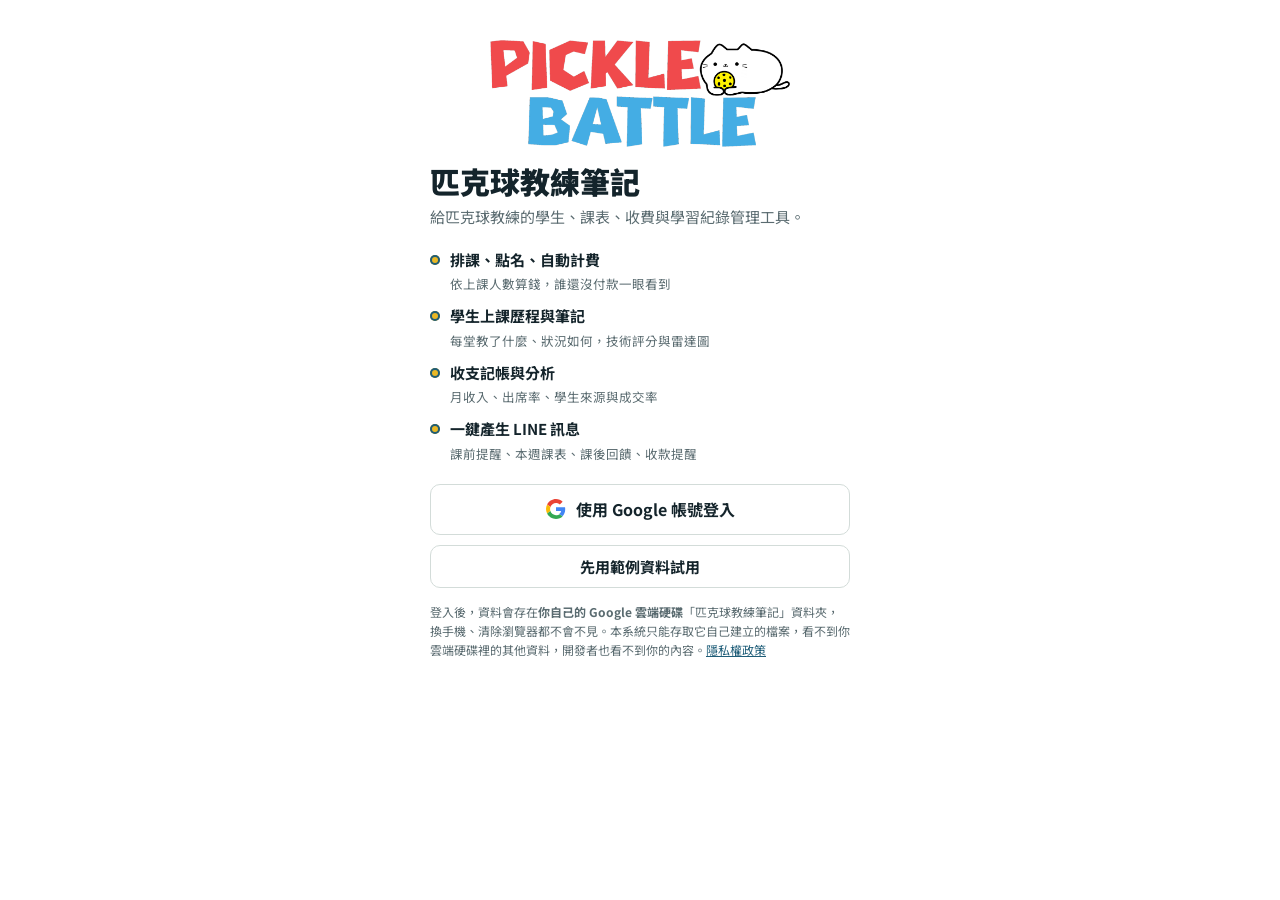
<file: docs/index.html>
<!doctype html>
<html lang="zh-Hant-TW">
<head>
<meta charset="utf-8">
<meta name="viewport" content="width=device-width,initial-scale=1,viewport-fit=cover">
<title>匹克球教練筆記</title>
<meta name="description" content="給匹克球教練的學生、課表、收費與學習紀錄管理工具，資料存在你自己的 Google 雲端硬碟。">
<meta name="theme-color" content="#1E5D78">
<link rel="manifest" href="manifest.webmanifest">
<link rel="icon" href="icon-192.png">
<link rel="apple-touch-icon" href="icon-180.png">
<meta name="apple-mobile-web-app-capable" content="yes">
<meta name="mobile-web-app-capable" content="yes">
<meta name="apple-mobile-web-app-title" content="教練筆記">
<meta name="apple-mobile-web-app-status-bar-style" content="default">
<link rel="preconnect" href="https://fonts.googleapis.com"><link rel="preconnect" href="https://fonts.gstatic.com" crossorigin><link rel="stylesheet" href="https://fonts.googleapis.com/css2?family=Noto+Sans+TC:wght@400;500;700;900&family=Barlow+Condensed:wght@500;600;700&display=swap">
<style>
html,body{height:100%}
:root{padding-top:env(safe-area-inset-top,0px);padding-bottom:env(safe-area-inset-bottom,0px)}
[hidden]{display:none!important}
img{max-width:100%}
/* Layout: mobile-first app shell — sticky header, single column, bottom tab bar; court-blue ink with a ball-yellow accent */
:root{
  --bg:#F1F4F3; --surface:#FFFFFF; --sunk:#E6ECEA; --line:#D3DCD9;
  --ink:#14242B; --muted:#5A6B70; --court:#1E5D78; --court-soft:#DCEAF0;
  --ball:#E9B824; --ball-soft:#FBF0CC; --good:#2E7D55; --good-soft:#DDF0E5;
  --warn:#B86E12; --warn-soft:#FBEBD5; --bad:#B23A3A; --bad-soft:#F6DEDE;
  --on-court:#FFFFFF;
  --f-body:"Noto Sans TC","PingFang TC","Microsoft JhengHei",system-ui,sans-serif;
  --f-num:"Barlow Condensed","Noto Sans TC",system-ui,sans-serif;
  --r:12px;
}
@media (prefers-color-scheme:dark){:root:not([data-theme="light"]){
  --bg:#0F1A1F; --surface:#17252C; --sunk:#1F3039; --line:#2C4049;
  --ink:#E7EFF1; --muted:#97A9AE; --court:#7FC0DB; --court-soft:#1D3A47;
  --ball:#F0C744; --ball-soft:#3A3217; --good:#6FCB98; --good-soft:#1B3628;
  --warn:#EBA55A; --warn-soft:#3D2C17; --bad:#EC8A8A; --bad-soft:#3F2022; --on-court:#0F1A1F; color-scheme:dark}}
:root[data-theme="dark"]{
  --bg:#0F1A1F; --surface:#17252C; --sunk:#1F3039; --line:#2C4049;
  --ink:#E7EFF1; --muted:#97A9AE; --court:#7FC0DB; --court-soft:#1D3A47;
  --ball:#F0C744; --ball-soft:#3A3217; --good:#6FCB98; --good-soft:#1B3628;
  --warn:#EBA55A; --warn-soft:#3D2C17; --bad:#EC8A8A; --bad-soft:#3F2022; --on-court:#0F1A1F; color-scheme:dark}
*{box-sizing:border-box}
body{background:var(--bg);color:var(--ink);font-family:var(--f-body);font-size:15px;line-height:1.55;margin:0}
button,input,select,textarea{font:inherit;color:inherit}
.wrap{max-width:760px;margin:0 auto;padding-left:max(16px,env(safe-area-inset-left,0px));padding-right:max(16px,env(safe-area-inset-right,0px));padding-block:8px 120px}
header.top{position:sticky;top:env(safe-area-inset-top,0px);z-index:5;background:var(--bg);border-bottom:1px solid var(--line)}
header.top .in{max-width:760px;margin:0 auto;display:flex;align-items:center;gap:10px;padding-left:max(16px,env(safe-area-inset-left,0px));padding-right:max(16px,env(safe-area-inset-right,0px));padding-block:10px}
.logo{width:30px;height:30px;flex:none}
.brand{font-weight:900;letter-spacing:.02em;font-size:16px;line-height:1.2;min-width:0}
.brand small{display:block;font-weight:500;font-size:11px;color:var(--muted);letter-spacing:.06em;white-space:nowrap;overflow:hidden;text-overflow:ellipsis}
header .sp{flex:1}
.sync{font-size:12px;color:var(--muted);display:flex;align-items:center;gap:6px;background:none;border:0;cursor:pointer;padding:4px}
.dot{width:8px;height:8px;border-radius:50%;background:var(--muted);flex:none}
.dot.ok{background:var(--good)} .dot.busy{background:var(--ball)} .dot.off{background:var(--warn)} .dot.err{background:var(--bad)}
h1{font-size:26px;font-weight:900;margin:0;text-wrap:balance;line-height:1.25}
h2{font-size:15px;font-weight:700;margin:26px 0 10px;display:flex;align-items:center;gap:8px;flex-wrap:wrap}
h2 .more{margin-left:auto}
.eyebrow{font-size:12px;letter-spacing:.12em;color:var(--court);font-weight:700;margin:14px 0 4px}
.sub{color:var(--muted);margin:4px 0 0}
.num{font-family:var(--f-num);font-variant-numeric:tabular-nums;letter-spacing:.01em}
.banner{background:var(--warn-soft);color:var(--warn);border-radius:10px;padding:10px 12px;font-size:13px;margin-top:12px;display:flex;gap:8px;align-items:center;flex-wrap:wrap}
.banner.info{background:var(--court-soft);color:var(--court)}
.stats{display:grid;grid-template-columns:repeat(3,minmax(0,1fr));gap:8px;margin-top:16px}
.stats.four{grid-template-columns:repeat(4,minmax(0,1fr))}
@media (max-width:480px){.stats.four{grid-template-columns:repeat(2,minmax(0,1fr))}}
.stat{background:var(--surface);border:1px solid var(--line);border-radius:var(--r);padding:10px 12px;min-width:0}
.stat span{font-size:12px;color:var(--muted);display:block}
.stat b{font-family:var(--f-num);font-size:clamp(15px,4.1vw,22px);font-weight:600;display:block;white-space:nowrap;line-height:1.25}
.stat small{font-size:11px;color:var(--muted);display:block;min-height:1.2em}
.list{display:flex;flex-direction:column;gap:8px}
.lesson{display:grid;grid-template-columns:58px minmax(0,1fr) auto;gap:12px;align-items:center;background:var(--surface);border:1px solid var(--line);border-radius:var(--r);padding:12px;cursor:pointer;text-align:left;width:100%}
.lesson:hover{border-color:var(--court)}
.lesson .time{border-right:3px solid var(--court);padding-right:8px}
.lesson .time b{font-family:var(--f-num);font-size:20px;font-weight:600;display:block;line-height:1.1}
.lesson .time span{font-family:var(--f-num);color:var(--muted);font-size:14px}
.lesson.done .time{border-color:var(--good)} .lesson.cancelled{opacity:.55} .lesson.cancelled .time{border-color:var(--muted)}
.ltitle{font-weight:700;display:flex;flex-wrap:wrap;gap:6px;align-items:center}
.who,.loc{font-size:13px;color:var(--muted);overflow-wrap:anywhere}
.tag{font-size:11px;font-weight:700;padding:1px 8px;border-radius:6px;background:var(--court-soft);color:var(--court);white-space:nowrap;display:inline-block}
.tag.ball{background:var(--ball-soft);color:var(--warn)} .tag.good{background:var(--good-soft);color:var(--good)}
.tag.warn{background:var(--warn-soft);color:var(--warn)} .tag.bad{background:var(--bad-soft);color:var(--bad)} .tag.mute{background:var(--sunk);color:var(--muted)}
.row{display:flex;align-items:center;gap:10px;background:var(--surface);border:1px solid var(--line);border-radius:var(--r);padding:12px;cursor:pointer;width:100%;text-align:left}
.row:hover{border-color:var(--court)}
.row .main{flex:1;min-width:0}
.row .main b{display:block;font-weight:700}
.row .main small{color:var(--muted);font-size:13px;display:block;overflow-wrap:anywhere}
.av{width:38px;height:38px;border-radius:50%;background:var(--court-soft);color:var(--court);display:grid;place-items:center;font-weight:900;flex:none}
.right{text-align:right;flex:none}
.right b{font-family:var(--f-num);font-size:22px;font-weight:600;line-height:1;display:block}
.right small{font-size:11px;color:var(--muted)}
.right.low b{color:var(--warn)} .right.neg b{color:var(--bad)}
.btn{border:1px solid var(--line);background:var(--surface);border-radius:10px;padding:9px 14px;font-weight:700;cursor:pointer;display:inline-flex;align-items:center;justify-content:center;gap:6px;text-decoration:none;color:var(--ink);white-space:nowrap}
.btn:hover{border-color:var(--court)}
.btn:disabled{opacity:.5;cursor:default}
.btn.pri{background:var(--court);border-color:var(--court);color:var(--on-court)}
.btn.cta{background:var(--ball);border-color:var(--ball);color:#14242B}
.btn.line{background:#06C755;border-color:#06C755;color:#fff}
.btn.danger{color:var(--bad)} .btn.danger.arm{background:var(--bad);color:#fff;border-color:var(--bad)}
.btn.sm{padding:6px 10px;font-size:13px}
.btn.block{width:100%}
.btns{display:flex;flex-wrap:wrap;gap:8px}
:focus-visible{outline:2px solid var(--ball);outline-offset:2px}
.empty{background:var(--surface);border:1px dashed var(--line);border-radius:var(--r);padding:18px;text-align:center;color:var(--muted)}
.empty p{margin:0 0 10px}
.weekbar{display:flex;align-items:center;gap:8px;margin-top:12px}
.places{display:flex;flex-wrap:wrap;gap:6px;margin-top:6px}
.places .chip{border:1px solid var(--line);background:var(--surface);border-radius:999px;padding:6px 12px;font-size:13px;font-weight:600;color:var(--muted);cursor:pointer;font-family:inherit}
.places .chip.on{background:var(--court);border-color:var(--court);color:var(--on-court)}
.steps{margin:10px 0 0;padding-left:22px;color:var(--muted);font-size:14px;line-height:1.95}
.steps b{color:var(--ink)}
.pseg{display:inline-flex;border:1px solid var(--line);border-radius:10px;overflow:hidden}
.pseg button{border:0;background:var(--surface);padding:7px 18px;font-size:14px;font-weight:600;color:var(--muted);cursor:pointer;font-family:inherit}
.pseg button+button{border-left:1px solid var(--line)}
.pseg button.on{background:var(--court);color:var(--on-court)}
.weekbar .t{flex:1;text-align:center;font-weight:700}
.mcal{display:grid;grid-template-columns:repeat(7,minmax(0,1fr));gap:3px;margin-top:10px}
.mcal .hd{text-align:center;font-size:12px;font-weight:700;color:var(--muted);padding-bottom:1px}
.mcal .pad{height:28px}
.mcal .day{height:28px;border:1px solid var(--line);background:var(--surface);border-radius:8px;padding:0;display:flex;align-items:center;justify-content:center;cursor:pointer;color:var(--muted)}
.mcal .day b{font-family:var(--f-num);font-size:15px;font-weight:600;line-height:1}
.mcal .day.has{background:var(--court-soft);border-color:var(--court);color:var(--court)}
.mcal .day.has b{font-weight:700}
.mcal .day.today{border-color:var(--ball);border-width:2px}
.mcal .day.sel{background:var(--court);border-color:var(--court);color:var(--on-court)}
.dayhead{font-weight:700;margin:18px 0 8px;font-size:14px;color:var(--muted)}
.dayhead.is-today{color:var(--court)}
.search{width:100%;padding:11px 14px;border:1px solid var(--line);border-radius:10px;background:var(--surface);margin-top:12px}
.filters{display:flex;gap:6px;overflow-x:auto;padding:10px 0 2px;scrollbar-width:none}
.back{background:none;border:0;color:var(--court);font-weight:700;padding:12px 0 0;cursor:pointer}
.profile{display:flex;gap:14px;align-items:center;margin-top:8px}
.profile .av{width:56px;height:56px;font-size:22px}
.kv{display:flex;flex-wrap:wrap;gap:6px 14px;font-size:13px;color:var(--muted);margin-top:4px}
.card{background:var(--surface);border:1px solid var(--line);border-radius:var(--r);padding:14px;min-width:0}
.radarwrap{display:grid;grid-template-columns:minmax(0,1fr) minmax(0,1fr);gap:12px;align-items:center}
@media (max-width:560px){.radarwrap{grid-template-columns:1fr}}
.radar{width:100%;max-width:320px;height:auto;display:block;margin:0 auto}
.legend{display:flex;gap:14px;font-size:12px;color:var(--muted);justify-content:center;margin-top:4px;flex-wrap:wrap}
.legend i{display:inline-block;width:12px;height:3px;vertical-align:middle;margin-right:4px}
.bars{display:flex;flex-direction:column;gap:7px}
.bar{display:grid;grid-template-columns:96px minmax(0,1fr) 22px;gap:8px;align-items:center;font-size:13px}
.bar .track{height:8px;border-radius:4px;background:var(--sunk);overflow:hidden}
.bar .fill{height:100%;background:var(--court);border-radius:4px}
.bar .v{font-family:var(--f-num);font-weight:600;text-align:right}
.timeline{position:relative;padding-left:20px;display:flex;flex-direction:column;gap:12px}
.timeline::before{content:"";position:absolute;left:6px;top:6px;bottom:6px;width:2px;background:var(--line)}
.tl{position:relative}
.tl::before{content:"";position:absolute;left:-19px;top:7px;width:12px;height:12px;border-radius:50%;background:var(--surface);border:3px solid var(--court)}
.tl.att::before{border-color:var(--muted);width:10px;height:10px;left:-18px;border-width:2px}
.tl .d{font-size:12px;color:var(--muted);font-family:var(--f-num);font-weight:600;letter-spacing:.04em}
.tl .d .sub2{font-family:var(--f-body);font-weight:400;letter-spacing:0}
.tl .c{background:var(--surface);border:1px solid var(--line);border-radius:10px;padding:10px 12px;margin-top:4px;cursor:pointer}
.tl .c p{margin:4px 0 0;font-size:14px;overflow-wrap:anywhere;white-space:pre-wrap}
.lab{font-size:12px;color:var(--court);font-weight:700}
.chips{display:flex;flex-wrap:wrap;gap:6px}
.chip{border:1px solid var(--line);background:var(--surface);border-radius:999px;padding:7px 14px;font-weight:700;cursor:pointer;font-size:14px;white-space:nowrap}
.chip.on{background:var(--court);color:var(--on-court);border-color:var(--court)}
textarea.msg{width:100%;min-height:260px;border:1px solid var(--line);border-radius:var(--r);padding:12px;background:var(--surface);line-height:1.6;resize:vertical}
.cat{display:grid;grid-template-columns:112px minmax(0,1fr) auto;gap:8px;align-items:center;font-size:13px}
.cat .track{height:10px;background:var(--sunk);border-radius:5px;overflow:hidden}
.cat .fill{height:100%;border-radius:5px}
.tx{display:flex;gap:10px;align-items:center;padding:10px 12px;background:var(--surface);border:1px solid var(--line);border-radius:10px;cursor:pointer;width:100%;text-align:left}
.tx .main{flex:1;min-width:0}
.tx .main small{display:block;color:var(--muted);font-size:12px;overflow-wrap:anywhere}
.amt{font-family:var(--f-num);font-weight:600;font-size:18px;white-space:nowrap}
.amt.in{color:var(--good)} .amt.out{color:var(--bad)}
.chart{width:100%;height:auto;display:block}
.menu{display:grid;grid-template-columns:repeat(2,minmax(0,1fr));gap:8px;margin-top:14px}
.menu button{display:flex;flex-direction:column;align-items:flex-start;gap:2px;background:var(--surface);border:1px solid var(--line);border-radius:var(--r);padding:14px;cursor:pointer;text-align:left}
.menu button:hover{border-color:var(--court)}
.menu b{font-size:16px}
.menu small{color:var(--muted);font-size:12px}
nav.tabs{position:fixed;left:0;right:0;bottom:0;z-index:6;background:var(--surface);border-top:1px solid var(--line);padding-bottom:env(safe-area-inset-bottom,0px);padding-left:env(safe-area-inset-left,0px);padding-right:env(safe-area-inset-right,0px)}
nav.tabs .in{max-width:760px;margin:0 auto;display:grid;grid-template-columns:repeat(5,1fr)}
nav.tabs button{background:none;border:0;padding:8px 0 10px;cursor:pointer;color:var(--muted);font-size:11px;font-weight:700;display:flex;flex-direction:column;align-items:center;gap:2px}
nav.tabs svg{width:22px;height:22px}
nav.tabs button.on{color:var(--court)}
.fab{position:fixed;right:max(16px,calc(env(safe-area-inset-right,0px) + 16px));bottom:calc(76px + env(safe-area-inset-bottom,0px));z-index:6;width:54px;height:54px;border-radius:50%;border:0;background:var(--ball);color:#14242B;font-size:28px;font-weight:700;box-shadow:0 6px 16px rgba(0,0,0,.18);cursor:pointer}
.scrim{position:fixed;inset:0;background:rgba(10,20,25,.45);z-index:20;display:flex;align-items:flex-end;justify-content:center}
.sheet{background:var(--bg);width:100%;max-width:640px;max-height:92%;overflow:auto;border-radius:18px 18px 0 0;padding-left:max(16px,env(safe-area-inset-left,0px));padding-right:max(16px,env(safe-area-inset-right,0px));padding-block:14px calc(20px + env(safe-area-inset-bottom,0px))}
@media (min-width:700px){.scrim{align-items:center}.sheet{border-radius:18px}}
.sheet .hd{display:flex;align-items:center;gap:8px;margin-bottom:8px;position:sticky;top:-14px;background:var(--bg);padding:8px 0;z-index:1}
.sheet .hd h3{margin:0;font-size:18px;flex:1}
.x{background:var(--sunk);border:0;border-radius:50%;width:32px;height:32px;cursor:pointer;font-size:18px}
.f{display:flex;flex-direction:column;gap:4px;margin-top:12px;min-width:0}
.f label,.f .lb{font-size:13px;font-weight:700;color:var(--muted)}
.f input:not([type=checkbox]):not([type=radio]):not([type=range]),.f select,.f textarea{width:100%;padding:10px 12px;border:1px solid var(--line);border-radius:10px;background:var(--surface)}
.f textarea{min-height:70px;resize:vertical}
.grid2{display:grid;grid-template-columns:repeat(2,minmax(0,1fr));gap:0 10px}
.grid3{display:grid;grid-template-columns:repeat(3,minmax(0,1fr));gap:0 10px}
.priceg{display:grid;grid-template-columns:repeat(auto-fit,minmax(74px,1fr));gap:0 8px}
.priceg .f label{font-size:12px}
.priceg .f input{padding:10px 6px!important;text-align:center}
.pricerow{margin-top:10px}
.pricerow>.lb{font-size:13px;font-weight:700;color:var(--muted)}
.picks{display:flex;flex-wrap:wrap;gap:6px}
.pick{position:relative}
.pick input{position:absolute;opacity:0;pointer-events:none}
.pick span{display:inline-block;border:1px solid var(--line);background:var(--surface);border-radius:999px;padding:6px 12px;font-size:14px;cursor:pointer}
.pick input:checked+span{background:var(--court);color:var(--on-court);border-color:var(--court)}
.pick input:focus-visible+span{outline:2px solid var(--ball)}
.swatches{display:flex;gap:8px;flex-wrap:wrap}
.swatches label{position:relative}
.swatches input{position:absolute;opacity:0}
.swatches span{display:block;width:30px;height:30px;border-radius:50%;cursor:pointer;border:3px solid transparent}
.swatches input:checked+span{border-color:var(--ink)}
.att{display:flex;align-items:center;gap:8px 10px;padding:8px 0;border-bottom:1px solid var(--line);flex-wrap:wrap}
.att b{flex:1 1 auto;font-weight:500;min-width:72px}
.paid{display:inline-flex;align-items:center;gap:6px;font-size:13px;font-weight:600;color:var(--muted);white-space:nowrap;cursor:pointer}
.att .paid{margin-left:auto}
.paid.solo{margin-top:4px;align-self:flex-start;font-size:15px}
.paid input{width:18px;height:18px;accent-color:var(--good);flex:none}
.paid:has(input:checked){color:var(--good)}
.paid:has(input:disabled){opacity:.45;cursor:default}
.seg{display:flex;border:1px solid var(--line);border-radius:10px;overflow:hidden;flex:none}
.seg label{position:relative}
.seg input{position:absolute;opacity:0}
.seg span{display:block;padding:5px 10px;font-size:13px;cursor:pointer;background:var(--surface)}
.seg input:checked+span{background:var(--court);color:var(--on-court)}
.seg input[value=noshow]:checked+span{background:var(--bad);color:#fff}
.seg input[value=leave]:checked+span{background:var(--warn);color:#fff}
.fold{margin-top:12px;border:1px solid var(--line);border-radius:10px;padding:8px 12px;background:var(--surface)}
.fold>summary{cursor:pointer;font-size:13px;font-weight:700;color:var(--muted)}
.skrow{display:flex;gap:8px;align-items:center;margin-top:8px}
.skrow input{flex:1;min-width:0}
.skrow .btn{flex:none;padding:8px 12px}
.sk{display:grid;grid-template-columns:96px minmax(0,1fr) 22px;gap:8px;align-items:center;margin-top:8px;font-size:14px}
.sk input{width:100%;accent-color:var(--court)}
.sk output{font-family:var(--f-num);font-weight:700;font-size:18px;text-align:right}
.check{display:flex;align-items:center;gap:8px;margin-top:12px;font-size:14px}
.finish{display:flex;flex-wrap:wrap;gap:8px;margin:4px 0 6px}
.finish .grow{flex:1 1 150px;padding:12px 10px}
.actions{display:flex;flex-wrap:wrap;gap:8px;margin-top:18px}
.actions .grow{flex:1}
.toast{position:fixed;left:50%;transform:translateX(-50%);bottom:calc(140px + env(safe-area-inset-bottom,0px));background:var(--ink);color:var(--bg);padding:10px 16px;border-radius:999px;font-size:14px;z-index:30;max-width:calc(100% - 32px)}
.hint{font-size:12px;color:var(--muted);margin-top:6px}
.cdot{display:inline-block;width:10px;height:10px;border-radius:50%;vertical-align:middle;margin-right:4px}
/* sign-in screen */
.gate{min-height:100%;display:flex;flex-direction:column;justify-content:center;max-width:460px;margin:0 auto;padding-left:max(20px,env(safe-area-inset-left,0px));padding-right:max(20px,env(safe-area-inset-right,0px));padding-block:40px}
.gate .ball{width:64px;height:64px}
.gate .brandlogo{display:block;width:min(300px,82%);height:auto;margin:0 auto}
/* 登入頁用純白底，logo 才不會看到一塊白色方塊；深色模式才需要白底板 */
body.gating{background:#fff}
@media (prefers-color-scheme:dark){:root:not([data-theme="light"]) body.gating{background:var(--bg)}
  :root:not([data-theme="light"]) .gate .brandlogo{background:#fff;border-radius:16px;padding:14px 16px}}
:root[data-theme="dark"] body.gating{background:var(--bg)}
:root[data-theme="dark"] .gate .brandlogo{background:#fff;border-radius:16px;padding:14px 16px}
.gate h1{font-size:30px;margin-top:16px}
.gate ul{padding:0;list-style:none;margin:20px 0;display:flex;flex-direction:column;gap:10px}
.gate li{display:flex;gap:10px;align-items:flex-start}
.gate li b{display:block}
.gate li small{color:var(--muted)}
.gate li::before{content:"";width:10px;height:10px;border-radius:50%;background:var(--ball);margin-top:7px;flex:none;box-shadow:inset 0 0 0 2px var(--court)}
.gbtn{display:flex;align-items:center;justify-content:center;gap:10px;width:100%;padding:12px;border-radius:10px;border:1px solid var(--line);background:var(--surface);font-weight:700;cursor:pointer;font-size:16px}
.gbtn svg{width:20px;height:20px}
.fine{font-size:12px;color:var(--muted);margin-top:14px;line-height:1.6}
.fine a{color:var(--court)}
@media (prefers-reduced-motion:no-preference){.sheet{animation:up .22s ease-out}@keyframes up{from{transform:translateY(24px);opacity:.6}to{transform:none;opacity:1}}}

</style>
</head>
<body>
<div id="gate" hidden></div>
<div id="shell" hidden>
<header class="top"><div class="in">
  <img class="logo" src="mark.png" alt="" width="30" height="30">
  <div class="brand">匹克球教練筆記<small id="brandSub"></small></div>
  <div class="sp"></div>
  <button class="sync" id="sync" type="button"><span class="dot"></span><span></span></button>
</div></header>
<main class="wrap" id="app"></main>
<button class="fab" id="fab" aria-label="新增" type="button">＋</button>
<nav class="tabs" aria-label="主選單"><div class="in" id="tabs">
  <button data-tab="today" type="button"><svg viewBox="0 0 24 24" fill="none" stroke="currentColor" stroke-width="2"><circle cx="12" cy="12" r="9"/><path d="M12 7v5l3 2"/></svg>今日</button>
  <button data-tab="cal" type="button"><svg viewBox="0 0 24 24" fill="none" stroke="currentColor" stroke-width="2"><rect x="3" y="5" width="18" height="16" rx="2"/><path d="M3 10h18M8 3v4M16 3v4"/></svg>行事曆</button>
  <button data-tab="stu" type="button"><svg viewBox="0 0 24 24" fill="none" stroke="currentColor" stroke-width="2"><circle cx="9" cy="8" r="3.5"/><path d="M2.5 20c.8-3.5 3.3-5.5 6.5-5.5s5.7 2 6.5 5.5"/><path d="M16 4.5a3.5 3.5 0 0 1 0 7M18 14.8c2 .7 3.2 2.4 3.6 5.2"/></svg>學生</button>
  <button data-tab="money" type="button"><svg viewBox="0 0 24 24" fill="none" stroke="currentColor" stroke-width="2"><rect x="2.5" y="6" width="19" height="13" rx="2"/><circle cx="12" cy="12.5" r="3"/><path d="M6 9.5v6M18 9.5v6"/></svg>收支</button>
  <button data-tab="more" type="button"><svg viewBox="0 0 24 24" fill="none" stroke="currentColor" stroke-width="2"><circle cx="5" cy="12" r="1.6"/><circle cx="12" cy="12" r="1.6"/><circle cx="19" cy="12" r="1.6"/></svg>更多</button>
</div></nav>
</div>
<div id="sheetRoot"></div>

<script>
/* ================== 設定（部署時只需要改這裡） ================== */
const CONFIG = {
  APP_NAME: '匹克球教練筆記',
  // 到 Google Cloud Console 建立「OAuth 用戶端 ID（網頁應用程式）」後貼在這裡
  GOOGLE_CLIENT_ID: '1077129293968-bf6dib39uopauv90j3l9107ardu57290.apps.googleusercontent.com',
  DRIVE_FOLDER: '匹克球教練筆記',
  // 舊版用過的資料夾名稱，改名前就在用的人要能繼續找到自己的資料
  LEGACY_FOLDERS: ['匹克球教練本'],
  DRIVE_FILE: 'coach-data.json',
  PRIVACY_URL: 'privacy.html',
  // 新增可登入的教練：Google 的「測試人員」名單（Google 沒有開放用程式管理，只能在這一頁操作）
  USERS_URL: 'https://console.cloud.google.com/auth/audience',
  VERSION: '1.10.1'
};
const SCOPES = 'https://www.googleapis.com/auth/drive.file openid email profile';
const DRIVE = 'https://www.googleapis.com/drive/v3';
const UPLOAD = 'https://www.googleapis.com/upload/drive/v3';

/* ================== 常數 ================== */
// 技術評分項目的預設值；教練可以在設定裡自己增減（存在 settings.skills）
const DEFAULT_SKILLS=[['serve','發球'],['return','接發球'],['dink','小球 Dink'],['drop','第三拍吊球'],['drive','抽球'],['volley','截擊'],['footwork','步法'],['strategy','戰術判斷']];
const skillList=()=>SET().skills;
const PAYTYPES={single:['課程收費','in'],income:['其他收入','in'],venue:['場地費','out'],gear:['器材','out'],expense:['其他支出','out']};
const payType=t=>PAYTYPES[t]||['其他','in'];
const ATTLABEL={present:'出席',leave:'請假',noshow:'未到'};
/* 價目表：每人每堂費用 = 課程性質（一般課／體驗課）× 上課人數（1對1～1對4） */
const PRICEKIND={normal:'一般課',trial:'體驗課'};
// 一般課依 1對1～1對4，體驗課依 4～8 人；填的都是「整堂總價」
const PRICEHEADS={normal:[1,2,3,4],trial:[4,5,6,7,8]};
const headLabel=(k,h)=>k==='trial'?`${h} 人`:`1對${h}`;
const DEFAULT_PRICES={normal:{1:1000,2:1400,3:1800,4:2000},trial:{4:2000,5:2500,6:3000,7:3500,8:4000}};
const METHODS=['現金','轉帳','LINE Pay','街口支付','其他'];
const SOURCES=['朋友介紹','Instagram','Facebook','LINE 社群','體驗課','球場現場','其他'];
const LEADST={inquiry:['詢問中','mute'],trial:['已約體驗','ball'],won:['已成交','good'],lost:['未成交','bad']};
const COLORS=['#1E5D78','#2E7D55','#B86E12','#B23A3A','#6B4FA0','#0F8A8A','#A0527A','#5A6B70'];
const COLS=['students','lessons','payments','logs','leads'];
const DEFAULT_SETTINGS={coachName:'',brand:'',defaultLocation:'',places:null,defaultDuration:60,inactiveDays:21,singlePrice:1000,prices:null,skills:null,updatedAt:0};

/* ================== 小工具 ================== */
const pad=n=>String(n).padStart(2,'0');
const fmt=d=>d.getFullYear()+'-'+pad(d.getMonth()+1)+'-'+pad(d.getDate());
const today=()=>fmt(new Date());
const parse=s=>{const[y,m,d]=String(s||'').split('-').map(Number);return new Date(y||2000,(m||1)-1,d||1)};
const addDays=(s,n)=>{const d=parse(s);d.setDate(d.getDate()+n);return fmt(d)};
const diffDays=(a,b)=>Math.round((parse(b)-parse(a))/864e5);
const weekStart=s=>{const d=parse(s);d.setDate(d.getDate()-((d.getDay()+6)%7));return fmt(d)};
const WD='日一二三四五六';
const dlabel=s=>{if(!s)return '';const d=parse(s);return `${d.getMonth()+1}/${d.getDate()}（${WD[d.getDay()]}）`};
const toMin=t=>{const[h,m]=(t||'00:00').split(':').map(Number);return h*60+m};
const endTime=(t,m)=>{const x=toMin(t)+Number(m||60);return pad(Math.floor(x/60)%24)+':'+pad(x%60)};
const money=n=>'NT$'+Math.round(n||0).toLocaleString('zh-TW');
const esc=s=>String(s??'').replace(/[&<>"']/g,c=>({'&':'&amp;','<':'&lt;','>':'&gt;','"':'&quot;',"'":'&#39;'}[c]));
const uid=()=>Date.now().toString(36)+Math.random().toString(36).slice(2,8);
const fmtNum=n=>Number.isInteger(n)?String(n):n.toFixed(1);
const lsGet=k=>{try{return JSON.parse(localStorage.getItem(k)||'null')}catch(_){return null}};
const lsSet=(k,v)=>{try{localStorage.setItem(k,JSON.stringify(v));return true}catch(_){return false}};
const lsDel=k=>{try{localStorage.removeItem(k)}catch(_){}};

/* ================== 資料 ================== */
// 補上預設值；舊資料沒有價目表時，用原本的「單堂制預設單價」當 1對1 一般課的價格
function fillSettings(s){
  const o={...DEFAULT_SETTINGS,...(s||{})};
  const base=Number(o.singlePrice)>0?Number(o.singlePrice):DEFAULT_PRICES.normal[1];
  const src=o.prices&&typeof o.prices==='object'?o.prices:{normal:{...DEFAULT_PRICES.normal,1:base},trial:{...DEFAULT_PRICES.trial}};
  o.prices={};
  for(const k of Object.keys(PRICEKIND)){o.prices[k]={};for(const n of PRICEHEADS[k]){const v=Number(src[k]?.[n]||0);o.prices[k][n]=v>0?Math.round(v):0}}
  // places 沒設定過＝沿用原本單一的「常用上課地點」
  o.places=Array.isArray(o.places)
    ? [...new Set(o.places.map(x=>String(x||'').trim()).filter(Boolean))]
    : (o.defaultLocation?[o.defaultLocation]:[]);
  // skills 沒設定過＝用預設的 8 項；設成空陣列＝教練刻意不要評分功能
  o.skills=Array.isArray(o.skills)
    ? o.skills.map(x=>Array.isArray(x)?[String(x[0]||''),String(x[1]||'').trim()]:[String(x?.k||''),String(x?.n||'').trim()]).filter(x=>x[0]&&x[1])
    : DEFAULT_SKILLS.map(x=>[...x]);
  return o;
}
function emptyData(){return {schema:1,settings:fillSettings(),students:{},lessons:{},payments:{},logs:{},leads:{}}}
let D=emptyData();
const all=col=>Object.values(D[col]||{}).filter(r=>r&&!r.deleted);
const byId=(col,id)=>{const r=id&&D[col]?.[id];return r&&!r.deleted?r:null};
const SET=()=>fillSettings(D.settings);
const coachSign=()=>{const s=SET();return s.coachName?`— ${s.coachName}`:''};
const brandName=()=>SET().brand||CONFIG.APP_NAME;

function put(col,id,data){const o={...data,id,updatedAt:Date.now()};delete o.deleted;D[col][id]=o;changed();return o}
function del(col,id){if(D[col][id])D[col][id]={id,deleted:true,updatedAt:Date.now()};changed()}
function putSettings(s){D.settings={...SET(),...s,updatedAt:Date.now()};changed()}

function normalize(x){
  const d=emptyData();if(!x||typeof x!=='object')return d;
  for(const c of COLS){const v=x[c];if(Array.isArray(v))v.forEach(r=>{if(r&&r.id)d[c][r.id]=r});else if(v&&typeof v==='object')for(const[k,r]of Object.entries(v))if(r)d[c][k]={...r,id:r.id||k}}
  d.settings=fillSettings(x.settings);return d;
}
function merge(a,b){
  const out=emptyData();
  for(const c of COLS){const ids=new Set([...Object.keys(a[c]||{}),...Object.keys(b[c]||{})]);
    for(const id of ids){const x=a[c]?.[id],y=b[c]?.[id];out[c][id]=!x?y:!y?x:((y.updatedAt||0)>(x.updatedAt||0)?y:x)}}
  out.settings=fillSettings((b.settings?.updatedAt||0)>(a.settings?.updatedAt||0)?b.settings:a.settings);
  // 刪除超過 90 天的標記，避免檔案越長越大
  const cut=Date.now()-90*864e5;
  for(const c of COLS)for(const[id,r]of Object.entries(out[c]))if(r.deleted&&(r.updatedAt||0)<cut)delete out[c][id];
  return out;
}

/* ================== 計算 ================== */
/* ---- 課程收費 ---- */
const feeKindOf=l=>l&&l.feeKind==='trial'?'trial':'normal';
// 收費人數：有自己填就用填的（體驗課常有還沒建檔的人），否則用這堂的學生人數
const headsOf=l=>{const m=Math.round(Number((l&&l.payHeads)||0));return m>0?Math.min(m,99):Math.max(1,((l&&l.studentIds)||[]).length)};
// 計價用的人數：夾在該課程性質的級距內（體驗課最少以 4 人計）
const billHeads=(l)=>{const hs=PRICEHEADS[feeKindOf(l)];return Math.min(Math.max(headsOf(l),hs[0]),hs[hs.length-1])};
// 查價目表，回傳「整堂總價」
function totalPriceFor(kind,heads){
  const st=SET(),k=PRICEKIND[kind]?kind:'normal',hs=PRICEHEADS[k],P=(st.prices||{})[k]||{};
  const h=Math.min(Math.max(Math.round(Number(heads)||hs[0]),hs[0]),hs[hs.length-1]),i=hs.indexOf(h);
  for(let j=i;j>=0;j--){const v=Number(P[hs[j]]||0);if(v>0)return v}       // 先往人數少的找
  for(let j=i+1;j<hs.length;j++){const v=Number(P[hs[j]]||0);if(v>0)return v} // 再往人數多的找
  return Number(st.singlePrice||0);
}
// 這堂每人的價格：課程自己填的價格最優先（不同場地／特殊情況），否則查價目表
// 這堂自己填的總價（0＝沒填）；unitPrice 是舊版的「每人價格」，換算回總價
const ownTotal=l=>Number(l?.feeTotal)>0?Number(l.feeTotal):Number(l?.unitPrice)>0?Number(l.unitPrice)*headsOf(l):0;
const lessonFee=l=>Math.round(ownTotal(l)||totalPriceFor(feeKindOf(l),billHeads(l))); // 整堂總價
// 這位學生這堂應收：課程自訂總價 > 學生個人單價 > 價目表總價 ÷ 人數
function studentFee(l,s){
  const own=ownTotal(l);
  if(own>0)return Math.round(own/Math.max(1,headsOf(l)));
  if(Number(s?.price)>0)return Math.round(Number(s.price));
  return Math.round(totalPriceFor(feeKindOf(l),billHeads(l))/Math.max(1,headsOf(l)));
}
const perHead=l=>Math.round(lessonFee(l)/Math.max(1,headsOf(l)));          // 平均每人
const counted=(l,sid)=>l.status!=='cancelled'&&l.deduct!==false&&['present','noshow'].includes((l.attendance||{})[sid]);
const lessonsOf=sid=>all('lessons').filter(l=>(l.studentIds||[]).includes(sid));
const doneCount=sid=>lessonsOf(sid).filter(l=>(l.attendance||{})[sid]==='present').length; // 已上課堂數
// 某堂課、某位學生的「當場收費」紀錄（勾了已收費就會自動建立這一筆）
const lessonPayOf=(lid,sid)=>all('payments').find(p=>p.lessonId===lid&&(p.studentId||'')===(sid||'')&&p.type==='single')||null;
// 這堂課的狀態：off 已取消／paid 已收費／unpaid 完成但沒收錢／done 完成（沒有要收的錢）／todo 還沒上
function lessonPaid(l){const ch=(l.studentIds||[]).filter(sid=>counted(l,sid));
  return ch.length?ch.every(sid=>lessonPayOf(l.id,sid)):!!lessonPayOf(l.id,'')}
function lessonState(l){
  if(!l)return '';
  if(l.status==='cancelled')return 'off';
  if(lessonPaid(l))return 'paid';
  if(l.status==='done'){const ch=(l.studentIds||[]).filter(sid=>counted(l,sid));
    return (ch.length||((l.studentIds||[]).length===0&&l.deduct!==false))?'unpaid':'done'}
  return 'todo';
}
const paysOf=sid=>all('payments').filter(p=>p.studentId===sid).sort((a,b)=>(b.date||'').localeCompare(a.date||''));
function owed(s){ // 待收款＝已點名計費的課 − 已收的課程費
  if(!s)return 0;
  const due=lessonsOf(s.id).filter(l=>counted(l,s.id)).reduce((a,l)=>a+studentFee(l,s),0);
  const paid=all('payments').filter(p=>p.studentId===s.id&&p.type==='single').reduce((a,p)=>a+Number(p.amount||0),0);
  return Math.round(due-paid);
}
function lastAttended(sid){const l=lessonsOf(sid).filter(l=>(l.attendance||{})[sid]==='present').sort((a,b)=>b.date.localeCompare(a.date))[0];return l?.date||''}
function nextLesson(sid){return lessonsOf(sid).filter(l=>l.date>=today()&&l.status==='scheduled').sort((a,b)=>(a.date+a.time).localeCompare(b.date+b.time))[0]}
const lessonsOn=d=>all('lessons').filter(l=>l.date===d).sort((a,b)=>(a.time||'').localeCompare(b.time||''));
const logsOf=sid=>all('logs').filter(l=>l.studentId===sid).sort((a,b)=>(b.date||'').localeCompare(a.date||'')||(b.createdAt||0)-(a.createdAt||0));
const sname=id=>byId('students',id)?.name||'（已刪除）';
const names=l=>(l.studentIds||[]).map(sname).join('、')||'尚未指定學生';
const activeStudents=()=>all('students').filter(s=>(s.status||'active')==='active');
/* ---- 統計期間：月／季／年 ---- */
const PERIODS=[['month','月'],['quarter','季'],['year','年']];
const lastDayOf=(y,m)=>fmt(new Date(y,m,0));                 // 該月最後一天
// anchor 是 'YYYY-MM'，回傳這個期間的起訖日與標題
function periodRange(anchor,period){
  const [y,m]=String(anchor||today().slice(0,7)).split('-').map(Number);
  if(period==='year')return {from:`${y}-01-01`,to:`${y}-12-31`,title:`${y} 年`};
  if(period==='quarter'){const q=Math.floor((m-1)/3),s=q*3+1,e=q*3+3;
    return {from:`${y}-${pad(s)}-01`,to:lastDayOf(y,e),title:`${y} 年 第 ${q+1} 季（${s}–${e} 月）`}}
  return {from:`${y}-${pad(m)}-01`,to:lastDayOf(y,m),title:`${y} 年 ${m} 月`};
}
// 往前／往後移動一個期間
function shiftPeriod(anchor,period,d){
  const [y,m]=String(anchor||today().slice(0,7)).split('-').map(Number);
  const step=period==='year'?12:period==='quarter'?3:1;
  const x=new Date(y,m-1+d*step,1);return x.getFullYear()+'-'+pad(x.getMonth()+1);
}
function sumRange(from,to){let inc=0,exp=0;
  all('payments').filter(p=>(p.date||'')>=from&&(p.date||'')<=to).forEach(p=>{payType(p.type)[1]==='out'?exp+=Number(p.amount||0):inc+=Number(p.amount||0)});
  return{inc,exp}}
function monthSum(m){const r=periodRange(m,'month');return sumRange(r.from,r.to)}
function sColor(s){return s?.color||COLORS[0]}
const initial=n=>esc(String(n||'?').replace(/^範例・/,'').slice(0,1));

/* ================== 帳號、本機快取與同步 ================== */
// session: {mode:'google'|'demo', email, name, picture}
let session=lsGet('pcb:session');
let store={fileId:'',folderId:'',remoteVersion:'',editSeq:0,syncedSeq:0};
let token=null,tokenExp=0,syncState='idle',syncMsg='',syncRaw='',pushTimer=null,syncing=false,syncAgain=false;
const storeKey=()=>session?.mode==='google'?'pcb:acct:'+session.email:'pcb:demo';

function saveLocal(){lsSet(storeKey(),{data:D,fileId:store.fileId,folderId:store.folderId,remoteVersion:store.remoteVersion,dirty:store.editSeq!==store.syncedSeq})}
function loadLocal(){
  const x=lsGet(storeKey());
  if(x){D=normalize(x.data);store.fileId=x.fileId||'';store.folderId=x.folderId||'';store.remoteVersion=x.remoteVersion||'';store.editSeq=x.dirty?1:0;store.syncedSeq=0}
  else{D=emptyData();store={fileId:'',folderId:'',remoteVersion:'',editSeq:0,syncedSeq:0}}
}
function changed(){store.editSeq++;saveLocal();render();if(session?.mode==='google'){clearTimeout(pushTimer);pushTimer=setTimeout(sync,1500)}}

function setSync(st,msg,raw){syncState=st;syncMsg=msg||'';syncRaw=raw||'';const n=document.getElementById('sync');if(!n)return;
  const t={idle:'',ok:'已同步',busy:'同步中…',off:'點此連線',err:'同步失敗',demo:'試用模式'}[st]||'';
  n.innerHTML=`<span class="dot ${st==='demo'?'':st}"></span><span>${esc(t)}</span>`;n.title=msg||t}

function loadGIS(){return new Promise((res,rej)=>{if(window.google?.accounts?.oauth2)return res();
  const s=document.createElement('script');s.src='https://accounts.google.com/gsi/client';s.async=true;s.onload=()=>res();s.onerror=()=>rej(new Error('gis'));document.head.appendChild(s)})}
const clientReady=()=>!/PASTE_YOUR_CLIENT_ID/.test(CONFIG.GOOGLE_CLIENT_ID);

async function getToken(interactive){
  if(token&&Date.now()<tokenExp)return token;
  if(!clientReady())throw {code:'noclient'};
  await loadGIS();
  return new Promise((res,rej)=>{
    const c=google.accounts.oauth2.initTokenClient({client_id:CONFIG.GOOGLE_CLIENT_ID,scope:SCOPES,login_hint:session?.email||'',
      callback:r=>{if(r.error)return rej({code:'auth',detail:r.error});token=r.access_token;tokenExp=Date.now()+(Number(r.expires_in||3600)-120)*1000;res(token)},
      error_callback:e=>rej({code:'auth',detail:e?.type})});
    c.requestAccessToken({prompt:interactive==='consent'?'consent':''});
  });
}
// Google 擋下來時的常見原因，翻成看得懂的說明
const GERR={
  accessNotConfigured:'這個 Google 專案沒有啟用 Google Drive API，請到設定頁的「使用者管理」旁邊的 Console 開啟。',
  insufficientPermissions:'授權時沒有給雲端硬碟權限。請登出再重新登入，授權畫面出現時把選項全部打勾。',
  insufficientFilePermissions:'沒有這個檔案的權限。可能是雲端硬碟裡的資料檔被別人改過權限。',
  forbidden:'Google 拒絕這次存取。',
  rateLimitExceeded:'操作太頻繁，請等幾分鐘再試。',
  userRateLimitExceeded:'操作太頻繁，請等幾分鐘再試。',
  dailyLimitExceeded:'今天的用量已達上限，請明天再試。',
  storageQuotaExceeded:'你的 Google 雲端硬碟空間已滿，請先清出空間。',
  notFound:'找不到雲端硬碟上的資料檔。',
  appNotAuthorizedToFile:'這個檔案不是本程式建立的，所以沒有權限存取。'
};
async function gfetch(url,opt={}){
  if(!token||Date.now()>=tokenExp)throw {code:'auth'};
  const r=await fetch(url,{...opt,headers:{...(opt.headers||{}),Authorization:'Bearer '+token}});
  if(r.status===401){token=null;throw {code:'auth'}}
  if(!r.ok){
    let reason='',detail='';
    try{const j=await r.json(),er=j&&j.error;
      reason=(er&&er.errors&&er.errors[0]&&er.errors[0].reason)||(er&&er.status)||'';
      detail=(er&&er.message)||'';
    }catch(_){}
    throw {code:'http',status:r.status,reason,detail};
  }
  return r;
}
async function driveFind(q){const r=await gfetch(`${DRIVE}/files?q=${encodeURIComponent(q)}&spaces=drive&fields=files(id,name,version,modifiedTime)&orderBy=modifiedTime desc`);return (await r.json()).files||[]}
async function ensureFile(){
  if(store.fileId){try{await gfetch(`${DRIVE}/files/${store.fileId}?fields=id,trashed`).then(r=>r.json()).then(m=>{if(m.trashed)store.fileId=''})}catch(e){if(e.code==='http')store.fileId='';else throw e}}
  if(store.fileId)return store.fileId;
  let folder;
  for(const nm of [CONFIG.DRIVE_FOLDER,...(CONFIG.LEGACY_FOLDERS||[])]){
    folder=(await driveFind(`name='${nm}' and mimeType='application/vnd.google-apps.folder' and trashed=false`))[0];
    if(folder)break;
  }
  if(!folder){folder=await (await gfetch(`${DRIVE}/files?fields=id`,{method:'POST',headers:{'Content-Type':'application/json'},body:JSON.stringify({name:CONFIG.DRIVE_FOLDER,mimeType:'application/vnd.google-apps.folder'})})).json()}
  store.folderId=folder.id;
  let file=(await driveFind(`name='${CONFIG.DRIVE_FILE}' and '${folder.id}' in parents and trashed=false`))[0];
  if(!file){
    const b='pcb'+Date.now(),meta={name:CONFIG.DRIVE_FILE,parents:[folder.id],mimeType:'application/json',description:CONFIG.APP_NAME+' 的資料檔，請勿手動修改'};
    const body=`--${b}\r\nContent-Type: application/json; charset=UTF-8\r\n\r\n${JSON.stringify(meta)}\r\n--${b}\r\nContent-Type: application/json\r\n\r\n${JSON.stringify(D)}\r\n--${b}--`;
    file=await (await gfetch(`${UPLOAD}/files?uploadType=multipart&fields=id,version`,{method:'POST',headers:{'Content-Type':'multipart/related; boundary='+b},body})).json();
    store.remoteVersion=String(file.version);
  }
  store.fileId=file.id;saveLocal();return file.id;
}
async function sync(opts={}){
  if(session?.mode!=='google')return;
  if(syncing){syncAgain=true;return}
  syncing=true;setSync('busy');
  try{
    if(opts.interactive)await getToken(opts.interactive);
    else if(!token||Date.now()>=tokenExp){setSync('off','需要重新連線 Google');return}
    const id=await ensureFile();
    const meta=await (await gfetch(`${DRIVE}/files/${id}?fields=version`)).json();
    let pulled=false;
    if(String(meta.version)!==String(store.remoteVersion)){
      const txt=await (await gfetch(`${DRIVE}/files/${id}?alt=media`)).text();
      let remote={};try{remote=JSON.parse(txt||'{}')}catch(_){remote={}}
      const rem=normalize(remote);
      D=merge(D,rem);store.remoteVersion=String(meta.version);pulled=true;
      if(JSON.stringify(D)!==JSON.stringify(merge(rem,rem)))store.editSeq++; // 本機有雲端沒有的資料，合併後寫回
    }
    if(store.editSeq!==store.syncedSeq){
      const seq=store.editSeq;
      const r=await (await gfetch(`${UPLOAD}/files/${id}?uploadType=media&fields=version`,{method:'PATCH',headers:{'Content-Type':'application/json'},body:JSON.stringify(D)})).json();
      store.remoteVersion=String(r.version);store.syncedSeq=seq;
    }
    saveLocal();setSync('ok','最後同步 '+new Date().toLocaleTimeString('zh-TW',{hour:'2-digit',minute:'2-digit'}));
    if(pulled)render();
  }catch(e){
    if(e?.code==='auth'){setSync('off','需要重新連線 Google')}
    else if(e?.code==='noclient'){setSync('err','尚未設定 Google 用戶端 ID')}
    else if(e?.status){const why=GERR[e.reason]||'';
      setSync('err',`Google 回應錯誤（${e.status}）${why?'：'+why:''}`,e.detail||e.reason||'')}
    else{setSync('err','網路連線有問題，資料先存在這台裝置')}
  }finally{syncing=false;if(syncAgain){syncAgain=false;setTimeout(sync,300)}}
}
async function signInGoogle(){
  try{
    if(!clientReady()){toast('這個網站還沒設定 Google 登入金鑰，請先用試用模式');return}
    await getToken('consent');
    const info=await (await gfetch('https://www.googleapis.com/oauth2/v3/userinfo')).json();
    session={mode:'google',email:info.email,name:info.name||'',picture:info.picture||''};
    lsSet('pcb:session',session);loadLocal();
    if(!SET().coachName&&info.name){D.settings={...SET(),coachName:info.given_name||info.name}}
    boot();await sync();
    if(!all('students').length&&!all('lessons').length)ui.tab='today';render();
  }catch(e){
    if(e?.code==='auth')toast('沒有完成 Google 登入，請再試一次');
    else toast('登入失敗，請確認網路後再試');
  }
}
function startDemo(){session={mode:'demo'};lsSet('pcb:session',session);loadLocal();if(!all('students').length)seedDemo();boot()}
function signOut(){
  if(token&&window.google?.accounts?.oauth2)try{google.accounts.oauth2.revoke(token,()=>{})}catch(_){}
  token=null;session=null;lsDel('pcb:session');D=emptyData();closeSheet();showGate();
}

/* ================== 畫面狀態 ================== */
const ui={tab:'today',sub:null,sid:null,week:weekStart(today()),day:today(),calM:today().slice(0,7),month:today().slice(0,7),period:'month',q:'',sfilter:'active',tagf:'',ntype:'remind',nref:'',leadf:'open'};
let msgDirty=false;

function render(){
  if(!session)return;
  const a=document.activeElement,fid=a&&a.id,ss=a&&a.selectionStart;
  document.querySelectorAll('#tabs button').forEach(b=>b.classList.toggle('on',b.dataset.tab===ui.tab));
  const app=document.getElementById('app');if(!app)return;
  let v;
  if(ui.tab==='more'){v={msg:vMsg,leads:vLeads,stats:vStats,settings:vSettings}[ui.sub]||vMore}
  else v={today:vToday,cal:vCal,stu:vStu,money:vMoney}[ui.tab];
  const keep=ui.tab==='more'&&ui.sub==='msg'&&msgDirty?document.getElementById('msgText')?.value:null;
  app.innerHTML=banners()+v();
  if(keep!=null){const ta=document.getElementById('msgText');if(ta)ta.value=keep}
  if(fid){const n=document.getElementById(fid);if(n&&n!==document.activeElement&&!n.closest('.sheet')){n.focus();try{n.setSelectionRange(ss,ss)}catch(_){}}}
  if(ui.sub==='msg')syncLineLink();
  document.getElementById('brandSub').textContent=session.mode==='demo'?'試用模式 · 資料只在這台裝置':(session.email||'');
}
function banners(){
  let h='';
  if(session.mode==='demo')h+=`<div class="banner info"><span style="flex:1;min-width:200px">試用模式：這些是範例資料，只存在這台裝置。登入 Google 後會建立你自己的資料，存在你的雲端硬碟。</span><button class="btn sm cta" data-act="gate">登入 Google</button></div>`;
  else if(syncState==='off')h+=`<div class="banner"><span style="flex:1;min-width:200px">尚未連線 Google 雲端硬碟。你的修改會先存在這台裝置，連線後自動同步。</span><button class="btn sm pri" data-act="connect">連線同步</button></div>`;
  else if(syncState==='err')h+=`<div class="banner"><span style="flex:1;min-width:200px">${esc(syncMsg||'同步失敗')}${syncRaw?`<br><small style="opacity:.75;word-break:break-word">Google 原文：${esc(syncRaw)}</small>`:''}</span><button class="btn sm" data-act="connect">重試</button></div>`;
  return h;
}
function empty(msg,btn,act,extra=''){return `<div class="empty"><p>${msg}</p>${btn?`<button class="btn pri" data-act="${act}" ${extra}>${btn}</button>`:''}</div>`}
function stLabel(l){
  return {off:'<span class="tag mute">已取消</span>',paid:'<span class="tag good">已收費</span>',
    unpaid:'<span class="tag bad">未收費</span>',done:'<span class="tag good">已完成</span>'}[lessonState(l)]||'';
}
function lessonCard(l){
  const n=headsOf(l),tk=feeKindOf(l);
  const tp=tk==='trial'?`<span class="tag ball">體驗 ${n} 人</span>`:`<span class="tag">${n>4?n+' 人':headLabel('normal',n)}</span>`;
  const col=(l.studentIds||[]).length===1?sColor(byId('students',l.studentIds[0])):'';
  return `<button class="lesson ${l.status||''}" data-act="edit-lesson" data-id="${l.id}">
    <div class="time" ${col&&l.status==='scheduled'?`style="border-color:${col}"`:''}><b>${esc(l.time)}</b><span>${endTime(l.time,l.duration)}</span></div>
    <div style="min-width:0"><div class="ltitle">${esc(l.title||'匹克球課')} ${tp}</div><div class="who">${esc(names(l))}</div>${l.location?`<div class="loc">${esc(l.location)}</div>`:''}</div>
    <div>${stLabel(l)}</div></button>`;
}
function stuRow(s,right,sub,attrs){
  return `<button class="row" ${attrs||`data-act="open-student" data-id="${s.id}"`}><div class="av" style="background:${sColor(s)}22;color:${sColor(s)}">${initial(s.name)}</div><div class="main"><b>${esc(s.name)}</b><small>${sub}</small></div>${right||''}</button>`;
}
function remainRight(s){
  const o=owed(s),n=doneCount(s.id);
  if(o>0)return `<div class="right neg"><b>${money(o)}</b><small>待收款</small></div>`;
  if(o<0)return `<div class="right"><b>${money(-o)}</b><small>已預繳</small></div>`;
  return `<div class="right"><b>${n}</b><small>已上課</small></div>`;
}

/* ---------- 今日 ---------- */
function alertsList(){
  const t=today(),st=SET(),out=[];
  activeStudents().forEach(s=>{
    const o=owed(s);if(o>0)out.push({s,kind:'owe',txt:`尚未收款 ${money(o)}`,tag:'bad',rank:0});
    const la=lastAttended(s.id);
    if(la&&!nextLesson(s.id)){const d=diffDays(la,t);if(d>=st.inactiveDays)out.push({s,kind:'idle',txt:`${d} 天沒上課，也沒有排下一堂`,tag:'mute',rank:2})}
  });
  return out.sort((a,b)=>a.rank-b.rank);
}
function groupAlerts(al){const m=new Map();al.forEach(a=>{if(!m.has(a.s.id))m.set(a.s.id,{s:a.s,items:[]});m.get(a.s.id).items.push(a)});return [...m.values()]}
function vToday(){
  const t=today(),ls=lessonsOn(t).filter(l=>l.status!=='cancelled');
  const {inc,exp}=monthSum(t.slice(0,7));
  const up=all('lessons').filter(l=>l.status!=='cancelled'&&l.date>t&&l.date<=addDays(t,7)).length;
  const pending=all('lessons').filter(l=>l.status==='scheduled'&&l.date<t&&(l.studentIds||[]).length).sort((a,b)=>b.date.localeCompare(a.date)).slice(0,6);
  const al=alertsList();
  const hello=SET().coachName?`${esc(SET().coachName)}，`:'';
  if(!all('students').length&&!all('lessons').length){
    return `<p class="eyebrow">${dlabel(t)}</p><h1>歡迎使用${esc(CONFIG.APP_NAME)}</h1><p class="sub">學生、課表、收費和學習紀錄都放在這裡，資料存在你自己的 Google 雲端硬碟。</p>
    <h2>先做這三件事</h2><div class="list">
    <button class="row" data-act="settings"><div class="av">1</div><div class="main"><b>填寫教練資料</b><small>你的稱呼、品牌名稱，會出現在 LINE 訊息裡</small></div></button>
    <button class="row" data-act="new-student"><div class="av">2</div><div class="main"><b>新增學生</b><small>填姓名就好，其他可以之後再補</small></div></button>
    <button class="row" data-act="new-lesson"><div class="av">3</div><div class="main"><b>排第一堂課</b><small>可設定每週重複</small></div></button></div>
    <p class="hint">建議把這個網頁「加入主畫面」，用起來就像 App。</p>`;
  }
  return `<p class="eyebrow">${dlabel(t)}</p><h1>${hello}今天有 ${ls.length} 堂課</h1><p class="sub">未來 7 天還有 ${up} 堂</p>
  <div class="stats"><div class="stat"><span>本月收入</span><b>${money(inc)}</b></div><div class="stat"><span>本月支出</span><b>${money(exp)}</b></div><div class="stat"><span>本月淨額</span><b>${money(inc-exp)}</b></div></div>
  <h2>今日課表 <button class="btn sm more" data-act="goto" data-tab="cal">看月曆</button></h2>
  <div class="list">${ls.length?ls.map(lessonCard).join(''):empty('今天沒有排課','排一堂課','new-lesson')}</div>
  ${pending.length?`<h2>還沒點名的課 <span class="tag warn">${pending.length}</span></h2><div class="list">${pending.map(lessonCard).join('')}</div><p class="hint">點進去標記出席，順便勾「已收」就完成收費了。</p>`:''}
  <h2>需要處理 ${al.length?`<span class="tag warn">${groupAlerts(al).length}</span>`:''}</h2>
  <div class="list">${al.length?groupAlerts(al).slice(0,12).map(g=>stuRow(g.s,`<div class="chips" style="justify-content:flex-end;max-width:110px">${g.items.map(a=>`<span class="tag ${a.tag}">${{owe:'待收款',idle:'流失風險'}[a.kind]}</span>`).join('')}</div>`,g.items.map(a=>esc(a.txt)).join('<br>'))).join(''):'<div class="empty">目前沒有待收款、也沒有太久沒上課的學生</div>'}</div>`;
}

/* ---------- 行事曆（整月） ---------- */
function vCal(){
  const t=today(),m=ui.calM,[y,mo]=m.split('-').map(Number);
  const dim=new Date(y,mo,0).getDate(),lead=new Date(y,mo-1,1).getDay();
  const cells=[];
  for(let i=0;i<lead;i++)cells.push('');
  for(let d=1;d<=dim;d++)cells.push(`${y}-${pad(mo)}-${pad(d)}`);
  while(cells.length%7)cells.push('');
  const month=all('lessons').filter(l=>l.date.startsWith(m)&&l.status!=='cancelled');
  const hrs=month.reduce((a,l)=>a+Number(l.duration||60),0)/60;
  const owe=month.filter(l=>lessonState(l)==='unpaid').length;
  const shiftM=n=>{const x=new Date(y,mo-1+n,1);return x.getFullYear()+'-'+pad(x.getMonth()+1)};
  const grid='日一二三四五六'.split('').map(w=>`<div class="hd">${w}</div>`).join('')
    +cells.map(d=>{
      if(!d)return '<div class="pad"></div>';
      const ls=lessonsOn(d).filter(l=>l.status!=='cancelled');
      const cls=['day',ls.length?'has':'',d===t?'today':'',d===ui.day?'sel':''].filter(Boolean).join(' ');
      return `<button class="${cls}" data-act="pick-day" data-d="${d}" aria-label="${dlabel(d)} ${ls.length} 堂"><b>${Number(d.slice(8))}</b></button>`;
    }).join('');
  const ls=lessonsOn(ui.day);
  const body=`<div class="dayhead ${ui.day===t?'is-today':''}">${dlabel(ui.day)}${ui.day===t?' · 今天':''} <span class="tag mute">${ls.length} 堂</span></div>
  <div class="list">${ls.length?ls.map(lessonCard).join(''):`<div class="empty"><p>這天沒有課</p><button class="btn pri sm" data-act="new-lesson" data-d="${ui.day}">在 ${dlabel(ui.day)} 排課</button></div>`}</div>`;
  return `<p class="eyebrow">行事曆</p><h1>${y} 年 ${mo} 月</h1>
  <p class="sub">${month.length} 堂課・共 ${fmtNum(hrs)} 小時${owe?`・<b style="color:var(--bad)">${owe} 堂未收費</b>`:''}</p>
  <div class="weekbar"><button class="btn sm" data-act="cal-month" data-m="${shiftM(-1)}">‹ 上個月</button><div class="t"></div><button class="btn sm" data-act="cal-month" data-m="${shiftM(1)}">下個月 ›</button></div>
  <div class="mcal">${grid}</div>
  <div class="btns" style="margin-top:12px"><button class="btn pri" data-act="new-lesson" data-d="${ui.day}">＋ 排課</button><button class="btn" data-act="cal-today">回到今天</button><button class="btn" data-act="share-week">傳本週課表</button></div>
  ${body}`;
}

/* ---------- 學生 ---------- */
function vStu(){
  if(ui.sid&&byId('students',ui.sid))return vStudent(byId('students',ui.sid));
  const q=ui.q.trim().toLowerCase();
  const tags=[...new Set(all('students').flatMap(s=>s.tags||[]))].sort();
  const counts={active:0,paused:0,archived:0};all('students').forEach(s=>counts[s.status||'active']++);
  const list=all('students').filter(s=>(s.status||'active')===ui.sfilter).filter(s=>!ui.tagf||(s.tags||[]).includes(ui.tagf))
    .filter(s=>!q||[s.name,s.phone,s.lineId,s.level,(s.tags||[]).join(' ')].join(' ').toLowerCase().includes(q)).sort((a,b)=>(a.name||'').localeCompare(b.name||'','zh-Hant'));
  return `<p class="eyebrow">學生</p><h1>${counts.active} 位上課中</h1>
  <input class="search" id="q" placeholder="搜尋姓名、電話、LINE ID、程度、標籤" value="${esc(ui.q)}" data-input="q" aria-label="搜尋學生">
  <div class="filters">${[['active','上課中'],['paused','暫停'],['archived','封存']].map(([k,n])=>`<button class="chip ${ui.sfilter===k?'on':''}" data-act="sfilter" data-k="${k}">${n} ${counts[k]}</button>`).join('')}
  ${tags.map(t=>`<button class="chip ${ui.tagf===t?'on':''}" data-act="tagf" data-k="${esc(t)}"># ${esc(t)}</button>`).join('')}</div>
  <div class="btns" style="margin-top:10px"><button class="btn pri" data-act="new-student">＋ 新增學生</button></div>
  <div class="list" style="margin-top:12px">${list.length?list.map(s=>{const la=lastAttended(s.id);return stuRow(s,remainRight(s),`${esc(s.level||'未填程度')}${(s.tags||[]).length?' · '+s.tags.map(t=>'#'+esc(t)).join(' '):''}${la?` · 上次上課 ${dlabel(la)}`:''}`)}).join(''):empty(q||ui.tagf?'找不到符合的學生':ui.sfilter==='active'?'還沒有學生':'這裡沒有學生',ui.sfilter==='active'&&!q?'新增學生':'','new-student')}</div>`;
}
function radarSVG(cur,base){
  const SK=skillList(),cx=160,cy=128,R=88,n=SK.length;
  if(n<3)return '';   // 少於 3 項畫不成雷達圖
  const pt=(i,v)=>{const a=-Math.PI/2+i*2*Math.PI/n,r=R*v/5;return[cx+r*Math.cos(a),cy+r*Math.sin(a)]};
  let g='';
  for(let k=1;k<=5;k++)g+=`<polygon points="${SK.map((_,i)=>pt(i,k).join(',')).join(' ')}" fill="none" stroke="var(--line)" stroke-width="1"/>`;
  SK.forEach((s,i)=>{const[x,y]=pt(i,5);g+=`<line x1="${cx}" y1="${cy}" x2="${x}" y2="${y}" stroke="var(--line)"/>`;const[lx,ly]=pt(i,6.15);g+=`<text x="${lx}" y="${ly}" font-size="12" text-anchor="middle" dominant-baseline="middle" fill="var(--muted)">${esc(s[1])}</text>`});
  const poly=(o,stroke,fill,dash)=>`<polygon points="${SK.map((s,i)=>pt(i,Number(o[s[0]]||0)).join(',')).join(' ')}" fill="${fill}" stroke="${stroke}" stroke-width="2" ${dash?'stroke-dasharray="4 4"':''}/>`;
  if(base)g+=poly(base,'var(--muted)','none',true);
  g+=poly(cur,'var(--court)','var(--court-soft)');
  g+=SK.map((s,i)=>{const[x,y]=pt(i,Number(cur[s[0]]||0));return `<circle cx="${x}" cy="${y}" r="3.5" fill="var(--ball)" stroke="var(--court)" stroke-width="1.5"/>`}).join('');
  return `<svg class="radar" viewBox="0 0 320 256" role="img" aria-label="技術雷達圖">${g}</svg>`;
}
function vStudent(s){
  const used=doneCount(s.id);
  const paid=all('payments').filter(p=>p.studentId===s.id&&payType(p.type)[1]==='in').reduce((a,p)=>a+Number(p.amount||0),0);
  const logs=logsOf(s.id),latest=logs[0],first=logs.length>1?logs[logs.length-1]:null;
  const loggedLessons=new Set(logs.map(l=>l.lessonId).filter(Boolean));
  const past=lessonsOf(s.id).filter(l=>l.status!=='cancelled'&&l.date<=today()&&!loggedLessons.has(l.id));
  const items=[...logs.map(l=>({k:'log',d:l.date,o:l})),...past.map(l=>({k:'att',d:l.date,o:l}))].sort((a,b)=>(b.d||'').localeCompare(a.d||'')||(b.o.time||'').localeCompare(a.o.time||''));
  const marked=lessonsOf(s.id).filter(l=>l.status!=='cancelled'&&(l.attendance||{})[s.id]);
  const rate=marked.length?Math.round(marked.filter(l=>l.attendance[s.id]==='present').length/marked.length*100):null;
  const pays=paysOf(s.id);
  const nl=nextLesson(s.id),o=owed(s);
  const st={active:'',paused:'<span class="tag warn">暫停中</span>',archived:'<span class="tag mute">已封存</span>'}[s.status||'active'];
  const firstStat=`<div class="stat"><span>${o<0?'已預繳':'待收款'}</span><b style="color:${o>0?'var(--bad)':'inherit'}">${money(Math.abs(o))}</b><small>${Number(s.price)>0?'個人單價 '+money(s.price):'依人數價目表'}</small></div>`;
  return `<button class="back" data-act="back">‹ 學生列表</button>
  <div class="profile"><div class="av" style="background:${sColor(s)}22;color:${sColor(s)}">${initial(s.name)}</div><div style="min-width:0"><h1>${esc(s.name)} ${st}</h1>
  <div class="kv">${s.level?`<span>程度 ${esc(s.level)}</span>`:''}${s.phone?`<span>${esc(s.phone)}</span>`:''}${s.lineId?`<span>LINE ${esc(s.lineId)}</span>`:''}${s.source?`<span>來源 ${esc(s.source)}</span>`:''}${s.startDate?`<span>${esc(s.startDate)} 起</span>`:''}</div>
  ${(s.tags||[]).length?`<div class="chips" style="margin-top:6px">${s.tags.map(t=>`<span class="tag">#${esc(t)}</span>`).join('')}</div>`:''}</div></div>
  ${s.goal?`<p class="sub" style="margin-top:10px"><span class="lab">目標</span>　${esc(s.goal)}</p>`:''}
  <div class="stats four">${firstStat}<div class="stat"><span>已上課</span><b>${used} 堂</b><small>${rate===null?'&nbsp;':'出席率 '+rate+'%'}</small></div><div class="stat"><span>累計繳費</span><b>${money(paid)}</b><small>${pays.length?`${pays.length} 筆`:'&nbsp;'}</small></div><div class="stat"><span>下一堂</span><b style="font-size:18px">${nl?dlabel(nl.date):'未排'}</b><small>${nl?esc(nl.time):'&nbsp;'}</small></div></div>
  <div class="btns" style="margin-top:14px"><button class="btn pri" data-act="new-log" data-sid="${s.id}">寫上課筆記</button><button class="btn" data-act="new-lesson" data-sid="${s.id}">排課</button><button class="btn line" data-act="share-report" data-sid="${s.id}">傳學習報告</button><button class="btn" data-act="edit-student" data-id="${s.id}">編輯資料</button></div>
  ${skillList().length?`<h2>技術能力 <button class="btn sm more" data-act="rate" data-sid="${s.id}">更新評分</button></h2>
  ${latest?`<div class="card radarwrap"><div>${radarSVG(latest.skills||{},first?.skills)}<div class="legend"><span><i style="background:var(--court)"></i>最新 ${dlabel(latest.date)}</span>${first?`<span><i style="background:var(--muted)"></i>第一次 ${dlabel(first.date)}</span>`:''}</div></div>
  <div class="bars">${skillList().map(([k,n])=>{const v=Number(latest.skills?.[k]||0),b=first?Number(first.skills?.[k]||0):null,d=b!==null?v-b:0;return `<div class="bar"><span>${esc(n)}${d>0?` <span class="tag good">+${d}</span>`:''}</span><div class="track"><div class="fill" style="width:${v*20}%"></div></div><span class="v">${v}</span></div>`}).join('')}</div></div>`:empty('還沒有上課筆記，寫下第一次評分後就會出現雷達圖','寫上課筆記','new-log',`data-sid="${s.id}"`)}`:''}
  <h2>上課歷程與筆記 <span class="tag mute">${items.length}</span></h2>
  ${items.length?`<div class="timeline">${items.map(it=>it.k==='log'?logCard(s,it.o):lessonNoteCard(s,it.o)).join('')}</div>`:empty('每上完一堂課寫一段筆記，這裡就會留下完整的上課歷程','寫上課筆記','new-log',`data-sid="${s.id}"`)}
  ${s.notes?`<h2>備註</h2><div class="card" style="white-space:pre-wrap">${esc(s.notes)}</div>`:''}
  <h2>收費紀錄 ${pays.length?`<span class="tag mute">${pays.length}</span>`:''}</h2><div class="list">${pays.length?pays.map(txRow).join(''):empty('還沒有收費紀錄','記一筆收款','new-payment',`data-sid="${s.id}" data-type="single"`)}</div>`;
}
// 有筆記的那一堂
function logCard(s,g){
  const l=g.lessonId?byId('lessons',g.lessonId):null;
  const att=l?(l.attendance||{})[s.id]:'';
  const head=[l?esc(l.title||'課程'):'',l?esc(l.time||''):'',att&&att!=='present'?ATTLABEL[att]:''].filter(Boolean).join(' · ');
  return `<div class="tl"><div class="d">${dlabel(g.date)}${head?`　<span class="sub2">${head}</span>`:''}</div>
  <div class="c" data-act="edit-log" data-id="${g.id}" role="button" tabindex="0">
  ${g.focus?`<div class="lab">今天教了什麼</div><b>${esc(g.focus)}</b>`:''}
  ${g.note?`<p>${esc(g.note)}</p>`:''}
  ${g.homework?`<p><span class="lab">回家作業</span>　${esc(g.homework)}</p>`:''}
  ${l&&l.note?`<p><span class="lab">課程備註</span>　${esc(l.note)}</p>`:''}
  ${!g.focus&&!g.note&&!g.homework&&!(l&&l.note)?`<p class="hint" style="margin:0">${Object.keys(g.skills||{}).length?'這筆只更新了技術評分':'這筆筆記是空的，點一下補寫'}</p>`:''}</div></div>`;
}
// 還沒寫筆記的那一堂
function lessonNoteCard(s,l){
  const att=(l.attendance||{})[s.id];
  return `<div class="tl att"><div class="d">${dlabel(l.date)}　<span class="sub2">${esc(l.title||'課程')} ${esc(l.time||'')}</span></div>
  <div class="c" data-act="new-log" data-sid="${s.id}" data-lid="${l.id}" role="button" tabindex="0">
  <span class="lab">${att?ATTLABEL[att]:'還沒點名'}</span>${l.feeKind==='trial'?' · 體驗課':''}
  ${l.note?`<p>${esc(l.note)}</p>`:''}
  <p class="hint" style="margin:2px 0 0">這堂還沒寫筆記，點一下補寫</p></div></div>`;
}
function txRow(p){
  const [lab,dir]=payType(p.type);
  return `<button class="tx" data-act="edit-payment" data-id="${p.id}"><div class="main"><b>${esc(lab)}${p.studentId?` · ${esc(sname(p.studentId))}`:''}</b><small>${dlabel(p.date)}${p.method?' · '+esc(p.method):''}${p.note?' · '+esc(p.note):''}</small></div><span class="amt ${dir}">${dir==='out'?'−':'+'}${money(p.amount)}</span></button>`;
}

/* ---------- 收支 ---------- */
function vMoney(){
  const pr=ui.period,R=periodRange(ui.month,pr),unit={month:'月',quarter:'季',year:'年'}[pr];
  const list=all('payments').filter(p=>(p.date||'')>=R.from&&(p.date||'')<=R.to).sort((a,b)=>(b.date||'').localeCompare(a.date||''));
  const {inc,exp}=sumRange(R.from,R.to);
  const cats={};list.forEach(p=>{cats[p.type]=(cats[p.type]||0)+Number(p.amount||0)});
  const max=Math.max(1,...Object.values(cats));
  const done=all('lessons').filter(l=>l.date>=R.from&&l.date<=R.to&&l.status!=='cancelled'&&l.date<=today()).length;
  const owes=activeStudents().map(s=>({s,o:owed(s)})).filter(x=>x.o>0);
  const sub=pr==='month'?'':`<p class="hint" style="margin:4px 0 0">${dlabel(R.from)} – ${dlabel(R.to)}</p>`;
  return `<p class="eyebrow">收支</p><h1>${esc(R.title)}</h1>${sub}
  <div class="pseg" style="margin-top:10px">${PERIODS.map(([k,n])=>`<button type="button" class="${pr===k?'on':''}" data-act="period" data-k="${k}">${n}</button>`).join('')}</div>
  <div class="weekbar"><button class="btn sm" data-act="month" data-m="${shiftPeriod(ui.month,pr,-1)}">‹ ${pr==='month'?'上個月':'上一'+unit}</button><div class="t"></div><button class="btn sm" data-act="month" data-m="${shiftPeriod(ui.month,pr,1)}">${pr==='month'?'下個月':'下一'+unit} ›</button></div>
  <div class="stats"><div class="stat"><span>收入</span><b style="color:var(--good)">${money(inc)}</b></div><div class="stat"><span>支出</span><b style="color:var(--bad)">${money(exp)}</b></div><div class="stat"><span>淨額</span><b>${money(inc-exp)}</b></div></div>
  <p class="hint">這段期間已上 ${done} 堂${done?`，平均每堂淨收入 ${money((inc-exp)/done)}`:''}</p>
  <div class="btns" style="margin-top:12px"><button class="btn pri" data-act="new-payment">＋ 記一筆</button><button class="btn" data-act="export-csv">匯出這段期間 CSV</button></div>
  ${owes.length?`<h2>待收款 <span class="tag bad">${owes.length}</span></h2><div class="list">${owes.map(({s,o})=>stuRow(s,`<div class="right neg"><b>${money(o)}</b><small>待收</small></div>`,'點一下登記收款',`data-act="new-payment" data-sid="${s.id}" data-type="single"`)).join('')}</div>`:''}
  ${Object.keys(cats).length?`<h2>分類</h2><div class="card" style="display:flex;flex-direction:column;gap:8px">${Object.entries(cats).sort((a,b)=>b[1]-a[1]).map(([k,v])=>`<div class="cat"><span>${esc(payType(k)[0])}</span><div class="track"><div class="fill" style="width:${v/max*100}%;background:${payType(k)[1]==='out'?'var(--bad)':'var(--good)'}"></div></div><span class="num" style="font-weight:600">${money(v)}</span></div>`).join('')}</div>`:''}
  <h2>明細 ${list.length?`<span class="tag mute">${list.length}</span>`:''}</h2><div class="list">${list.length?list.map(txRow).join(''):empty('這段期間還沒有收支紀錄','記一筆','new-payment')}</div>`;
}

/* ---------- 更多 ---------- */
function vMore(){
  const leadsOpen=all('leads').filter(l=>['inquiry','trial'].includes(l.status||'inquiry')).length;
  return `<p class="eyebrow">更多</p><h1>工具</h1>
  <div class="menu">
  <button data-act="sub" data-k="msg"><b>LINE 訊息</b><small>課前提醒、課表、課後回饋、收款提醒</small></button>
  <button data-act="sub" data-k="leads"><b>潛在客群${leadsOpen?` <span class="tag ball">${leadsOpen}</span>`:''}</b><small>詢問、體驗課、成交率</small></button>
  <button data-act="sub" data-k="stats"><b>分析</b><small>收入趨勢、出席率、排行</small></button>
  <button data-act="sub" data-k="settings"><b>設定與備份</b><small>教練資料、課程價目表、帳號</small></button></div>
  <p class="hint" style="margin-top:20px">${esc(CONFIG.APP_NAME)} 版本 ${CONFIG.VERSION}</p>`;
}
const subBack='<button class="back" data-act="sub" data-k="">‹ 更多</button>';

/* ---------- 潛在客群 ---------- */
function vLeads(){
  const ls=all('leads').sort((a,b)=>(b.date||'').localeCompare(a.date||''));
  const shown=ls.filter(l=>ui.leadf==='open'?['inquiry','trial'].includes(l.status||'inquiry'):ui.leadf==='all'?true:l.status===ui.leadf);
  const won=ls.filter(l=>l.status==='won').length,closed=ls.filter(l=>['won','lost'].includes(l.status)).length;
  return `${subBack}<p class="eyebrow">潛在客群</p><h1>${ls.filter(l=>['inquiry','trial'].includes(l.status||'inquiry')).length} 位跟進中</h1>
  <p class="sub">記錄詢問和體驗課的人，成交後一鍵轉成學生。${closed?`目前成交率 ${Math.round(won/closed*100)}%（${won}/${closed}）`:''}</p>
  <div class="filters">${[['open','跟進中'],['won','已成交'],['lost','未成交'],['all','全部']].map(([k,n])=>`<button class="chip ${ui.leadf===k?'on':''}" data-act="leadf" data-k="${k}">${n}</button>`).join('')}</div>
  <div class="btns" style="margin-top:10px"><button class="btn pri" data-act="new-lead">＋ 新增潛在客群</button></div>
  <div class="list" style="margin-top:12px">${shown.length?shown.map(l=>{const[n,c]=LEADST[l.status||'inquiry'];return `<button class="row" data-act="edit-lead" data-id="${l.id}"><div class="av">${initial(l.name)}</div><div class="main"><b>${esc(l.name)}</b><small>${esc(l.source||'未填來源')} · ${dlabel(l.date)}${l.trialDate?` · 體驗 ${dlabel(l.trialDate)}`:''}${l.note?' · '+esc(l.note):''}</small></div><span class="tag ${c}">${n}</span></button>`}).join(''):empty('這裡沒有資料','新增潛在客群','new-lead')}</div>`;
}

/* ---------- 分析 ---------- */
function vStats(){
  const t=today(),months=[...Array(6)].map((_,i)=>{const d=parse(t);d.setDate(1);d.setMonth(d.getMonth()-5+i);return d.getFullYear()+'-'+pad(d.getMonth()+1)});
  const sums=months.map(m=>monthSum(m));
  const maxV=Math.max(1000,...sums.map(s=>Math.max(s.inc,s.exp)));
  const W=320,H=170,L=44,B=24,bw=(W-L-8)/6;
  const nice=(()=>{const raw=maxV/4,p=10**Math.floor(Math.log10(raw)),s=[1,2,2.5,5,10].find(x=>x*p>=raw)*p;return s})();
  const top=nice*4,yv=v=>H-B-(v/top)*(H-B-10);
  let svg=`<svg class="chart" viewBox="0 0 ${W} ${H}" role="img" aria-label="近六個月收支">`;
  for(let i=0;i<=4;i++){const v=nice*i,y=yv(v);svg+=`<line x1="${L}" x2="${W-4}" y1="${y}" y2="${y}" stroke="var(--line)" stroke-width="1"/><text x="${L-6}" y="${y}" font-size="10" text-anchor="end" dominant-baseline="middle" fill="var(--muted)">${v>=10000?(v/10000)+'萬':v.toLocaleString()}</text>`}
  months.forEach((m,i)=>{const x=L+i*bw+bw*.18,w=bw*.3;const s=sums[i];
    svg+=`<rect x="${x}" y="${yv(s.inc)}" width="${w}" height="${H-B-yv(s.inc)}" rx="2" fill="var(--good)"/><rect x="${x+w+2}" y="${yv(s.exp)}" width="${w}" height="${H-B-yv(s.exp)}" rx="2" fill="var(--bad)" opacity=".75"/>`;
    svg+=`<text x="${L+i*bw+bw/2}" y="${H-8}" font-size="11" text-anchor="middle" fill="${m===t.slice(0,7)?'var(--ink)':'var(--muted)'}">${Number(m.slice(5))}月</text>`});
  svg+='</svg>';
  const since=addDays(t,-90);
  const marks=[];all('lessons').filter(l=>l.date>=since&&l.date<=t&&l.status!=='cancelled').forEach(l=>Object.values(l.attendance||{}).forEach(v=>marks.push(v)));
  const rate=marks.length?Math.round(marks.filter(v=>v==='present').length/marks.length*100):null;
  const year=t.slice(0,4),byMonth={};all('lessons').filter(l=>l.date.startsWith(year)&&l.status!=='cancelled').forEach(l=>{const k=l.date.slice(0,7);byMonth[k]=(byMonth[k]||0)+1});
  const busiest=Object.entries(byMonth).sort((a,b)=>b[1]-a[1])[0];
  const lessonInc=all('payments').filter(p=>p.date?.startsWith(year)&&p.type==='single').reduce((a,p)=>a+Number(p.amount||0),0);
  let heads=0;all('lessons').filter(l=>l.date.startsWith(year)).forEach(l=>(l.studentIds||[]).forEach(sid=>{if(counted(l,sid))heads++}));
  const perSession=heads?lessonInc/heads:0;
  const dueAll=activeStudents().reduce((a,s)=>a+Math.max(0,owed(s)),0);
  const qmax=Math.max(1,...[0,1,2,3].map(q=>{const r=periodRange(`${year}-${pad(q*3+1)}`,'quarter');return sumRange(r.from,r.to).inc}));
  const rank={};all('payments').filter(p=>p.studentId&&payType(p.type)[1]==='in').forEach(p=>rank[p.studentId]=(rank[p.studentId]||0)+Number(p.amount||0));
  const top5=Object.entries(rank).filter(([id])=>byId('students',id)).sort((a,b)=>b[1]-a[1]).slice(0,5);
  const rmax=Math.max(1,...top5.map(x=>x[1]));
  const src={};all('leads').forEach(l=>{const k=l.source||'未填';src[k]=src[k]||{n:0,w:0,c:0};src[k].n++;if(l.status==='won')src[k].w++;if(['won','lost'].includes(l.status))src[k].c++});
  all('students').filter(s=>s.source&&!all('leads').some(l=>l.studentId===s.id)).forEach(s=>{const k=s.source;src[k]=src[k]||{n:0,w:0,c:0}});
  const stuSrc={};all('students').forEach(s=>{const k=s.source||'未填';stuSrc[k]=(stuSrc[k]||0)+1});
  const smax=Math.max(1,...Object.values(stuSrc));
  return `${subBack}<p class="eyebrow">分析</p><h1>${year} 年經營概況</h1>
  <div class="stats four"><div class="stat"><span>出席率</span><b>${rate===null?'—':rate+'%'}</b><small>近 90 天</small></div><div class="stat"><span>每人次均價</span><b>${perSession?money(perSession):'—'}</b><small>今年收入 ÷ 人次</small></div><div class="stat"><span>待收款合計</span><b style="color:${dueAll>0?'var(--bad)':'inherit'}">${money(dueAll)}</b><small>上課中的學生</small></div><div class="stat"><span>最忙月份</span><b>${busiest?Number(busiest[0].slice(5))+' 月':'—'}</b><small>${busiest?busiest[1]+' 堂':'&nbsp;'}</small></div></div>
  <h2>近六個月收支</h2><div class="card">${svg}<div class="legend"><span><i style="background:var(--good)"></i>收入</span><span><i style="background:var(--bad)"></i>支出</span></div></div>
  <p class="hint">今年課程收入合計 ${money(lessonInc)}</p>
  <h2>各季收支</h2><div class="card" style="display:flex;flex-direction:column;gap:10px">${[0,1,2,3].map(q=>{const r=periodRange(`${year}-${pad(q*3+1)}`,'quarter'),v=sumRange(r.from,r.to);
    return `<div class="cat"><span>第 ${q+1} 季<br><small style="color:var(--muted)">${q*3+1}–${q*3+3} 月</small></span><div class="track"><div class="fill" style="width:${Math.min(100,v.inc/Math.max(1,qmax)*100)}%;background:var(--good)"></div></div><span class="num" style="font-weight:600;white-space:nowrap">${money(v.inc-v.exp)}</span></div>`}).join('')}</div>
  <p class="hint">長條是收入，右邊數字是淨額（收入 − 支出）。</p>
  <h2>學生繳費排行</h2>${top5.length?`<div class="card" style="display:flex;flex-direction:column;gap:8px">${top5.map(([id,v],i)=>`<div class="cat"><span>${i+1}. ${esc(sname(id))}</span><div class="track"><div class="fill" style="width:${v/rmax*100}%;background:var(--court)"></div></div><span class="num" style="font-weight:600">${money(v)}</span></div>`).join('')}</div>`:'<div class="empty">還沒有繳費紀錄</div>'}
  <h2>學生來源</h2>${all('students').length?`<div class="card" style="display:flex;flex-direction:column;gap:8px">${Object.entries(stuSrc).sort((a,b)=>b[1]-a[1]).map(([k,v])=>`<div class="cat"><span>${esc(k)}</span><div class="track"><div class="fill" style="width:${v/smax*100}%;background:var(--ball)"></div></div><span class="num" style="font-weight:600">${v} 位</span></div>`).join('')}</div>`:'<div class="empty">還沒有學生</div>'}
  <h2>各來源成交率</h2>${Object.values(src).some(x=>x.n)?`<div class="list">${Object.entries(src).filter(([,x])=>x.n).sort((a,b)=>b[1].n-a[1].n).map(([k,x])=>`<div class="row" style="cursor:default"><div class="main"><b>${esc(k)}</b><small>${x.n} 位潛在客群，成交 ${x.w} 位</small></div><div class="right"><b>${x.c?Math.round(x.w/x.c*100)+'%':'—'}</b><small>成交率</small></div></div>`).join('')}</div>`:'<div class="empty">到「潛在客群」記錄詢問和體驗課的人，這裡就會算出各來源的成交率</div>'}`;
}

/* ---------- 設定 ---------- */
const placeRow=n=>`<div class="skrow"><input data-place value="${esc(n)}" maxlength="40" placeholder="例：大安運動中心 B2"><button type="button" class="btn sm danger" data-act="del-place" aria-label="刪除這個地點">✕</button></div>`;
const skillRow=(k,n)=>`<div class="skrow"><input data-skill="${esc(k)}" value="${esc(n)}" maxlength="14" placeholder="例：發球"><button type="button" class="btn sm danger" data-act="del-skill" aria-label="刪除這個項目">✕</button></div>`;
function vSettings(){
  const s=SET();
  const acct=session.mode==='google'?`<div class="row" style="cursor:default">${session.picture?`<img src="${esc(session.picture)}" alt="" width="38" height="38" style="border-radius:50%" referrerpolicy="no-referrer">`:`<div class="av">${initial(session.name||session.email)}</div>`}<div class="main"><b>${esc(session.name||'Google 帳號')}</b><small>${esc(session.email)}</small></div></div>
    <p class="hint">資料檔存在你的 Google 雲端硬碟「${esc(CONFIG.DRIVE_FOLDER)}」資料夾。${syncMsg?esc(syncMsg):''}</p>
    <div class="btns" style="margin-top:8px"><button class="btn pri" data-act="connect">立即同步</button>${store.folderId?`<a class="btn" href="https://drive.google.com/drive/folders/${esc(store.folderId)}" target="_blank" rel="noopener">在雲端硬碟中開啟</a>`:''}<button class="btn danger" data-act="signout">登出</button></div>`
    :`<p class="sub">目前是試用模式，資料只存在這台裝置。</p><div class="btns" style="margin-top:8px"><button class="btn cta" data-act="gate">登入 Google 開始正式使用</button><button class="btn danger" data-act="signout">離開試用</button></div>`;
  return `${subBack}<p class="eyebrow">設定</p><h1>設定與備份</h1>
  <h2>帳號</h2>${acct}
  <h2>教練資料</h2>
  <form id="setForm" class="card" autocomplete="off">
  <div class="grid2"><div class="f" style="margin-top:0"><label for="st_coach">你的稱呼</label><input id="st_coach" name="coachName" value="${esc(s.coachName)}" placeholder="例：Ken 教練"></div>
  <div class="f" style="margin-top:0"><label for="st_brand">品牌／球隊名稱</label><input id="st_brand" name="brand" value="${esc(s.brand)}" placeholder="例：Pickle Battle"></div></div>
  <div class="f"><span class="lb">常用上課地點</span>
  <p class="hint" style="margin:0">先把常去的球場建好，排課時點一下就填好，也可以臨時手動打別的地點。排在第一個的會成為新課程的預設地點。</p>
  <div id="placeList">${s.places.map(n=>placeRow(n)).join('')}</div>
  <button type="button" class="btn sm" data-act="add-place" style="margin-top:8px;align-self:flex-start">＋ 新增地點</button></div>
  <div class="f"><label for="st_dur">預設課程長度</label><select id="st_dur" name="defaultDuration">${[30,60,90,120].map(m=>`<option value="${m}" ${Number(s.defaultDuration)===m?'selected':''}>${m} 分鐘</option>`).join('')}</select></div>
  <div class="f"><span class="lb">課程價目表（一堂課的總價）</span>
  <p class="hint" style="margin:0">填的是整堂課的總收費，不是每人。一般課依 1對1～1對4，體驗課依 4～8 人。留空的格子會沿用相鄰人數的價格。</p>
  ${Object.entries(PRICEKIND).map(([k,n])=>`<div class="pricerow"><span class="lb">${n}${k==='trial'?'（4 人起算）':''}</span><div class="priceg">${PRICEHEADS[k].map(h=>`<div class="f"><label for="pr_${k}_${h}">${headLabel(k,h)}</label><input id="pr_${k}_${h}" type="number" min="0" step="10" inputmode="numeric" name="price_${k}_${h}" value="${esc(s.prices[k][h]||'')}" placeholder="${totalPriceFor(k,h)}"></div>`).join('')}</div></div>`).join('')}
  <p class="hint" style="margin:0">學生的待收款＝這堂總價 ÷ 上課人數。學生資料若填了「個人單價」，則以個人單價為準；排課時也可以單獨指定「本堂總價」（例如場租較高的球場），那一堂就以課程上填的為準。</p></div>
  <div class="f"><span class="lb">技術評分項目</span>
  <p class="hint" style="margin:0">寫上課筆記時可以為這些項目打 1～5 分，學生頁會畫成雷達圖。名稱可以直接改，也能刪除或新增；全部刪掉就不會出現評分功能（至少 3 項才畫得出雷達圖）。</p>
  <div id="skList">${s.skills.map(([k,n])=>skillRow(k,n)).join('')}</div>
  <button type="button" class="btn sm" data-act="add-skill" style="margin-top:8px;align-self:flex-start">＋ 新增項目</button></div>
  <div class="f"><label for="st_idle">幾天沒上課就提醒（流失風險）</label><input id="st_idle" type="number" min="1" name="inactiveDays" value="${esc(s.inactiveDays)}"></div>
  <div class="actions"><button class="btn pri grow">儲存設定</button></div></form>
  ${session.mode==='google'?`<h2>使用者管理</h2>
  <p class="sub" style="margin:0">要讓新的教練能登入，必須把他的 Google 帳號加到「測試人員」名單。這份名單由 Google 保管，不在這個網站裡，所以要到 Google 的頁面操作。</p>
  <div class="btns" style="margin-top:10px"><a class="btn pri" href="${esc(CONFIG.USERS_URL)}" target="_blank" rel="noopener">開啟 Google 使用者名單</a></div>
  <ol class="steps">
  <li>用<b>建立本系統的那個 Google 帳號</b>登入</li>
  <li>確認左上角選到正確的專案</li>
  <li>往下找到「測試使用者」，按「<b>+ Add users</b>」</li>
  <li>輸入對方的 Gmail，按儲存</li>
  <li>請對方開本網站登入，出現「尚未驗證」時點「進階 › 繼續前往」</li>
  </ol>
  <p class="hint">名單上限 100 人。從名單移除後對方就無法再登入，但已經存在他自己雲端硬碟的資料不會消失。只有本系統的管理者（Google Cloud 專案擁有者）能操作這一頁。</p>`:''}
  <h2>備份</h2>
  <p class="sub" style="margin:0">雲端硬碟會自動保留檔案的歷史版本。你也可以另外下載一份備份檔，或匯入之前的備份。</p>
  <div class="btns" style="margin-top:10px"><button class="btn" data-act="export-json">下載備份檔</button><label class="btn" for="importFile">匯入備份檔</label><input type="file" id="importFile" accept="application/json,.json" hidden></div>
  <h2>加到手機主畫面</h2>
  <p class="sub" style="margin:0">iPhone：用 Safari 開啟，點下方分享鈕，選「加入主畫面」。Android：Chrome 右上角選單，選「加到主畫面」或「安裝應用程式」。</p>
  <p class="fine"><a href="${esc(CONFIG.PRIVACY_URL)}" target="_blank" rel="noopener">隱私權政策</a></p>`;
}

/* ---------- LINE 訊息 ---------- */
const stars=v=>'●'.repeat(v)+'○'.repeat(5-v);
function buildMsg(){
  const t=ui.ntype,ref=ui.nref,B=brandName(),sign=coachSign();
  if(t==='remind'){const l=byId('lessons',ref);if(!l)return '';
    return `【${B} 上課提醒】\n${names(l)} 您好！\n提醒您的課程時間：\n📅 ${dlabel(l.date)} ${l.time}–${endTime(l.time,l.duration)}\n📍 ${l.location||'（地點另行通知）'}\n🏓 ${l.title||'匹克球課'}\n\n請攜帶球拍、水和毛巾，提早 10 分鐘到場暖身。\n如需請假，請在課前 24 小時告知，謝謝！\n\n${sign}`.trim()}
  if(t==='week'){const ws=ui.week,we=addDays(ws,6);const ls=all('lessons').filter(l=>l.date>=ws&&l.date<=we&&l.status!=='cancelled').sort((a,b)=>(a.date+a.time).localeCompare(b.date+b.time));
    if(!ls.length)return `【${B} 本週課表】${dlabel(ws)}–${dlabel(we)}\n本週暫無課程。`;
    return (`【${B} 本週課表】\n${dlabel(ws)} – ${dlabel(we)}\n\n`+ls.map(l=>`${dlabel(l.date)} ${l.time}　${l.title||'匹克球課'}${l.location?'｜'+l.location:''}`).join('\n')+`\n\n${sign}`).trim()}
  if(t==='feedback'){const g=byId('logs',ref);if(!g)return '';const s=byId('students',g.studentId);
    const prev=logsOf(g.studentId).find(x=>x.id!==g.id&&((x.date||'')<(g.date||'')||(x.date===g.date&&(x.createdAt||0)<(g.createdAt||0))));
    const up=prev?skillList().filter(([k])=>Number(g.skills?.[k]||0)>Number(prev.skills?.[k]||0)).map(([k,n])=>`${n} ${prev.skills?.[k]||0}→${g.skills[k]}`):[];
    return `【今日學習回饋】\n${s?.name||''} 您好，今天辛苦了！\n📅 ${dlabel(g.date)}\n\n🏓 本堂重點：${g.focus||'—'}\n${up.length?`📈 進步項目：${up.join('、')}\n`:''}${g.note?`📝 教練觀察：${g.note}\n`:''}${g.homework?`🏠 回家練習：${g.homework}\n`:''}\n下次見！${sign}`.trim()}
  if(t==='owe'){const s=byId('students',ref);if(!s)return '';const o=owed(s),nl=nextLesson(s.id),f=logsOf(s.id)[0]?.focus;
    const when=nl?`${dlabel(nl.date)} ${nl.time}–${endTime(nl.time,nl.duration)}`:'';
    return `${s.name} 您好！\n跟您核對一下課程費用：${when?`目前預約 ${when} 的課程，`:''}尚有 ${money(Math.max(0,o))} 未結。\n${f?`這陣子在「${f}」進步很明顯，繼續保持！`:''}`.trim()}
  if(t==='report'){const s=byId('students',ref);if(!s)return '';const ls=logsOf(s.id),g=ls[0],f=ls.length>1?ls[ls.length-1]:null;
    let txt=`【學習報告】${s.name}\n${s.goal?`目標：${s.goal}\n`:''}累計上課：${doneCount(s.id)} 堂｜學習紀錄：${ls.length} 筆\n`;
    if(g){txt+=`\n技術評估（${dlabel(g.date)}）\n`+skillList().map(([k,n])=>{const v=Number(g.skills?.[k]||0),b=f?Number(f.skills?.[k]||0):null;return `${n}　${stars(v)}${b!==null&&v>b?`  ↑${v-b}`:''}`}).join('\n');if(g.homework)txt+=`\n\n下一階段練習：${g.homework}`}
    return (txt+`\n\n${sign}`).trim()}
  if(t==='trial'){const l=byId('leads',ref);if(!l)return '';const st=SET(),tp=Math.round(totalPriceFor('trial',PRICEHEADS.trial[0])/PRICEHEADS.trial[0]);
    return `${l.name} 您好！歡迎來體驗匹克球 🏓\n\n📅 ${l.trialDate?dlabel(l.trialDate):'（時間確認中）'}${l.trialTime?' '+l.trialTime:''}\n📍 ${st.defaultLocation||'（地點另行通知）'}\n${tp>0?`💰 體驗課 ${money(tp)}／人（多人同行另有優惠）\n`:''}\n請穿運動鞋、帶水，球拍現場可借用。\n有任何問題都可以直接回覆這則訊息！\n${sign}`.trim()}
  if(t==='custom')return `【${B} 公告】\n\n\n${sign}`;
  return '';
}
function vMsg(){
  const types=[['remind','課前提醒'],['week','本週課表'],['feedback','課後回饋'],['owe','收款提醒'],['report','學習報告'],['trial','體驗課邀約'],['custom','自訂公告']];
  let pick='';
  const sel=(label,opts)=>opts.length?`<div class="f"><label for="nref">${label}</label><select id="nref" data-input="nref">${opts.map(([v,n])=>`<option value="${v}" ${v===ui.nref?'selected':''}>${esc(n)}</option>`).join('')}</select></div>`:'';
  if(ui.ntype==='remind'){const ls=all('lessons').filter(l=>l.date>=addDays(today(),-1)&&l.status!=='cancelled').sort((a,b)=>(a.date+a.time).localeCompare(b.date+b.time)).slice(0,40);
    if(!byId('lessons',ui.nref))ui.nref=ls[0]?.id||'';pick=sel('選擇課程',ls.map(l=>[l.id,`${dlabel(l.date)} ${l.time} ${l.title||''}｜${names(l)}`]))||'<div class="empty">沒有即將到來的課程</div>'}
  if(ui.ntype==='feedback'){const gs=all('logs').sort((a,b)=>(b.date||'').localeCompare(a.date||'')).slice(0,40);
    if(!byId('logs',ui.nref))ui.nref=gs[0]?.id||'';pick=sel('選擇學習紀錄',gs.map(g=>[g.id,`${dlabel(g.date)}｜${sname(g.studentId)}｜${g.focus||''}`]))||'<div class="empty">還沒有學習紀錄</div>'}
  if(ui.ntype==='owe'||ui.ntype==='report'){const ss=activeStudents().sort((a,b)=>owed(b)-owed(a));
    if(!byId('students',ui.nref))ui.nref=ss[0]?.id||'';pick=sel('選擇學生',ss.map(s=>[s.id,`${s.name}${owed(s)>0?`（待收 ${money(owed(s))}）`:''}`]))||'<div class="empty">還沒有學生</div>'}
  if(ui.ntype==='trial'){const ls=all('leads').filter(l=>['inquiry','trial'].includes(l.status||'inquiry'));
    if(!byId('leads',ui.nref))ui.nref=ls[0]?.id||'';pick=sel('選擇潛在客群',ls.map(l=>[l.id,`${l.name}${l.trialDate?'｜'+dlabel(l.trialDate):''}`]))||'<div class="empty">沒有跟進中的潛在客群</div>'}
  if(ui.ntype==='week')pick=`<div class="weekbar"><button class="btn sm" data-act="week" data-n="-7">‹ 上週</button><div class="t num">${dlabel(ui.week)} – ${dlabel(addDays(ui.week,6))}</div><button class="btn sm" data-act="week" data-n="7">下週 ›</button></div>`;
  return `${subBack}<p class="eyebrow">LINE 訊息</p><h1>訊息產生器</h1><p class="sub">系統自動帶入學生、時間和學習內容。可以先修改文字，再傳到 LINE 個人或群組。</p>
  <div class="filters" style="margin-top:6px">${types.map(([k,n])=>`<button class="chip ${ui.ntype===k?'on':''}" data-act="ntype" data-k="${k}">${n}</button>`).join('')}</div>
  ${pick}
  <div class="f"><label for="msgText">訊息內容（可直接編輯）</label><textarea class="msg" id="msgText">${esc(buildMsg())}</textarea></div>
  <div class="actions"><a class="btn line grow" id="lineLink" href="#" target="_blank" rel="noopener">用 LINE 傳送</a><button class="btn grow" data-act="copy">複製文字</button></div>
  <p class="hint">「用 LINE 傳送」會開啟 LINE，讓你選好友或群組。如果沒有反應，請按「複製文字」再貼到 LINE。</p>`;
}
function syncLineLink(){const ta=document.getElementById('msgText'),a=document.getElementById('lineLink');if(ta&&a)a.href='https://line.me/R/share?text='+encodeURIComponent(ta.value)}

/* ================== 表單抽屜 ================== */
let sheetSubmit=null;
function openSheet(title,html,onSubmit){
  sheetSubmit=onSubmit;
  document.getElementById('sheetRoot').innerHTML=`<div class="scrim" data-act="scrim"><form class="sheet" id="sf" autocomplete="off" novalidate><div class="hd"><h3>${title}</h3><button type="button" class="x" data-act="close" aria-label="關閉">×</button></div>${html}</form></div>`;
  const first=document.querySelector('#sf input:not([type=hidden]),#sf select');if(first&&matchMedia('(min-width:700px)').matches)first.focus();
}
function closeSheet(){const r=document.getElementById('sheetRoot');if(r)r.innerHTML='';sheetSubmit=null}
const fv=(fd,k)=>(fd.get(k)??'').toString().trim();
const delBtn=(col,id)=>id?`<button type="button" class="btn danger" data-act="del" data-col="${col}" data-id="${id}">刪除</button>`:'';
const byName=(a,b)=>(a.name||'').localeCompare(b.name||'','zh-Hant');
function studentOptions(sel,allowNone){return (allowNone?`<option value="">（不指定學生）</option>`:'')+all('students').filter(s=>(s.status||'active')!=='archived'||s.id===sel).sort(byName).map(s=>`<option value="${s.id}" ${s.id===sel?'selected':''}>${esc(s.name)}</option>`).join('')}
const srcList=()=>`<datalist id="srcs">${[...new Set([...SOURCES,...all('students').map(s=>s.source),...all('leads').map(l=>l.source)].filter(Boolean))].map(x=>`<option>${esc(x)}</option>`).join('')}</datalist>`;

function studentSheet(id,preset={}){
  const s=id?byId('students',id):{status:'active',color:COLORS[all('students').length%COLORS.length],startDate:today(),...preset};
  const tags=[...new Set(all('students').flatMap(x=>x.tags||[]))];
  openSheet(id?'編輯學生':'新增學生',`
  <div class="f"><label for="s_name">姓名 *</label><input id="s_name" name="name" required value="${esc(s.name)}"></div>
  <div class="grid2"><div class="f"><label for="s_phone">電話</label><input id="s_phone" name="phone" inputmode="tel" value="${esc(s.phone)}"></div>
  <div class="f"><label for="s_line">LINE ID</label><input id="s_line" name="lineId" value="${esc(s.lineId)}"></div></div>
  <div class="grid2"><div class="f"><label for="s_level">程度</label><input id="s_level" name="level" list="levels" placeholder="例：2.5 / 初學" value="${esc(s.level)}"><datalist id="levels"><option>初學</option><option>2.0</option><option>2.5</option><option>3.0</option><option>3.5</option><option>4.0</option><option>4.5+</option></datalist></div>
  <div class="f"><label for="s_src">從哪裡來</label><input id="s_src" name="source" list="srcs" value="${esc(s.source)}" placeholder="朋友介紹、IG…">${srcList()}</div></div>
  <div class="f"><label for="s_goal">學習目標</label><input id="s_goal" name="goal" placeholder="例：三個月內穩定打 3.0 雙打" value="${esc(s.goal)}"></div>
  <div class="f"><label for="s_tags">標籤（用逗號分隔）</label><input id="s_tags" name="tags" list="tagl" value="${esc((s.tags||[]).join(', '))}" placeholder="例：週二班, 準備比賽"><datalist id="tagl">${tags.map(t=>`<option>${esc(t)}</option>`).join('')}</datalist></div>
  <div class="f"><span class="lb">代表色</span><div class="swatches">${COLORS.map(c=>`<label><input type="radio" name="color" value="${c}" ${s.color===c?'checked':''} aria-label="顏色 ${c}"><span style="background:${c}"></span></label>`).join('')}</div></div>
  <div class="f"><label for="s_price">個人單價（選填）</label><input id="s_price" type="number" min="0" name="price" value="${esc(s.price||'')}" placeholder="留空＝依人數價目表"></div>
  <p class="hint">待收款預設依「設定 › 課程價目表」用上課人數計算；填了個人單價就一律用這個價格。排課時若單獨填了「本堂總價」，那一堂以課程上填的為準。</p>
  <div class="grid2"><div class="f"><label for="s_start">開始上課日</label><input id="s_start" type="date" name="startDate" value="${esc(s.startDate)}"></div>
  <div class="f"><label for="s_st">狀態</label><select id="s_st" name="status"><option value="active" ${(s.status||'active')==='active'?'selected':''}>上課中</option><option value="paused" ${s.status==='paused'?'selected':''}>暫停</option><option value="archived" ${s.status==='archived'?'selected':''}>封存（不再上課）</option></select></div></div>
  <div class="f"><label for="s_notes">備註（慣用手、傷病、習慣等）</label><textarea id="s_notes" name="notes">${esc(s.notes)}</textarea></div>
  <div class="actions"><button class="btn pri grow">儲存</button>${delBtn('students',id)}</div>`,
  fd=>{const o={...s,name:fv(fd,'name'),phone:fv(fd,'phone'),lineId:fv(fd,'lineId'),level:fv(fd,'level'),source:fv(fd,'source'),goal:fv(fd,'goal'),
      tags:fv(fd,'tags').split(/[,，、]/).map(x=>x.trim().replace(/^#/,'')).filter(Boolean),color:fv(fd,'color')||COLORS[0],price:Number(fv(fd,'price'))||0,
      startDate:fv(fd,'startDate'),status:fv(fd,'status'),notes:fv(fd,'notes'),createdAt:s.createdAt||Date.now()};
    delete o.leadId;
    if(!o.name)return toast('請填寫姓名');
    const nid=id||uid();put('students',nid,o);
    if(preset.leadId&&byId('leads',preset.leadId))put('leads',preset.leadId,{...byId('leads',preset.leadId),status:'won',studentId:nid});
    closeSheet();toast(id?'已更新':'已新增學生');if(!id){ui.tab='stu';ui.sid=nid;ui.sub=null;render()}});
}

function lessonSheet(id,preset={}){
  const st=SET();
  const l=id?byId('lessons',id):{date:preset.d||ui.day||today(),time:'19:00',duration:st.defaultDuration||60,feeKind:'normal',payHeads:0,feeTotal:0,deduct:true,status:'scheduled',studentIds:preset.sid?[preset.sid]:[],title:'',location:st.places[0]||st.defaultLocation||''};
  const att=l.attendance||{};
  const locs=[...new Set([...st.places,...all('lessons').map(x=>x.location)].filter(Boolean))];
  const studs=all('students').filter(s=>(s.status||'active')==='active'||(l.studentIds||[]).includes(s.id)).sort(byName);
  openSheet(id?'課程內容':'排課',`
  ${id&&l.status!=='cancelled'?`<div class="finish">
  <button type="button" class="btn pri grow" data-act="finish-lesson" data-paid="1">✓ 完成課程（已收費）</button>
  <button type="button" class="btn grow" data-act="finish-lesson" data-paid="0">✓ 完成課程（尚未收費）</button>
  <p class="hint" style="width:100%;margin:0">按一下就把還沒點名的人記成出席、課程標為已完成，並決定要不要同時記收入。個別有請假或要改金額時，再往下調整。</p></div>`:''}
  <div class="grid3"><div class="f"><label for="l_date">日期</label><input id="l_date" type="date" name="date" required value="${esc(l.date)}"></div>
  <div class="f"><label for="l_time">開始</label><input id="l_time" type="time" name="time" required value="${esc(l.time)}"></div>
  <div class="f"><label for="l_dur">時長</label><select id="l_dur" name="duration">${[30,45,60,90,120,150,180].map(m=>`<option value="${m}" ${Number(l.duration)===m?'selected':''}>${m} 分</option>`).join('')}</select></div></div>
  <div class="f"><label for="l_title">課程名稱（選填）</label><input id="l_title" name="title" list="titles" value="${esc(l.title)}" placeholder="留空就顯示「匹克球課」"><datalist id="titles">${[...new Set(['一對一私人課','雙人課','初學團體班','進階團體班','對打實戰課',...all('lessons').map(x=>x.title)].filter(Boolean))].map(x=>`<option>${esc(x)}</option>`).join('')}</datalist></div>
  <div class="f"><label for="l_loc">地點</label><input id="l_loc" name="location" list="locs" value="${esc(l.location)}" placeholder="球場名稱、場地號"><datalist id="locs">${locs.map(x=>`<option>${esc(x)}</option>`).join('')}</datalist>
  ${st.places.length?`<div class="chips places">${st.places.map(n=>`<button type="button" class="chip ${n===l.location?'on':''}" data-act="pick-place" data-v="${esc(n)}">${esc(n)}</button>`).join('')}</div>`:''}</div>
  <div class="f"><span class="lb">學生</span>${studs.length?`<div class="picks">${studs.map(s=>`<label class="pick"><input type="checkbox" name="sids" value="${s.id}" ${(l.studentIds||[]).includes(s.id)?'checked':''}><span><i class="cdot" style="background:${sColor(s)}"></i>${esc(s.name)}</span></label>`).join('')}</div>`:'<p class="hint">還沒有學生，可以先排課、之後再加入。</p>'}<p class="hint" style="margin:4px 0 0">體驗課或還沒建檔的學員，可以不選學生，直接填下面的「收費人數」。</p></div>
  <div class="grid3"><div class="f"><label for="l_fee">課程性質</label><select id="l_fee" name="feeKind">${Object.entries(PRICEKIND).map(([k,n])=>`<option value="${k}" ${feeKindOf(l)===k?'selected':''}>${n}</option>`).join('')}</select></div>
  <div class="f"><label for="l_heads">收費人數</label><input id="l_heads" type="number" min="0" max="20" step="1" inputmode="numeric" name="payHeads" value="${esc(l.payHeads||'')}" placeholder="依人數"></div>
  <div class="f"><label for="l_price">本堂總價</label><input id="l_price" type="number" min="0" step="10" inputmode="numeric" name="feeTotal" value="${esc(l.feeTotal||'')}" placeholder="依價目表"></div></div>
  <p class="hint" id="l_feeinfo"></p>
  <label class="check"><input type="checkbox" name="deduct" ${l.deduct!==false?'checked':''}> 出席或未到時計入收費</label>
  ${!id?`<div class="f"><label for="l_rep">每週重複</label><select id="l_rep" name="repeat">${[1,2,4,6,8,10,12].map(n=>`<option value="${n}">${n===1?'不重複':`共 ${n} 週`}</option>`).join('')}</select></div>`:''}
  ${id&&(l.studentIds||[]).length?`<div class="f"><span class="lb">點名</span>${l.studentIds.map(sid=>{const chg=['present','noshow'].includes(att[sid]);
    return `<div class="att"><b>${esc(sname(sid))}</b><div class="seg">${[['present','出席'],['leave','請假'],['noshow','未到']].map(([v,n])=>`<label><input type="radio" name="att_${sid}" value="${v}" ${att[sid]===v?'checked':''}><span>${n}</span></label>`).join('')}</div>
    <label class="paid"><input type="checkbox" name="paid_${sid}" ${lessonPayOf(id,sid)?'checked':''} ${chg&&l.deduct!==false?'':'disabled'}> 已收 <span class="amt2">${money(studentFee(l,byId('students',sid)))}</span></label></div>`}).join('')}<p class="hint">請假不計費；未到仍會計費。勾「已收」儲存後會自動在收支記上一筆，待收款就歸零了。</p>${l.studentIds.length>1?'<div class="btns" style="margin-top:8px"><button type="button" class="btn sm" data-act="all-present">全部出席</button><button type="button" class="btn sm" data-act="all-paid">全部已收</button></div>':''}
  <div class="btns" style="margin-top:8px">${l.studentIds.map(sid=>`<button type="button" class="btn sm" data-act="new-log" data-sid="${sid}" data-lid="${id}">✎ ${esc(sname(sid))}的筆記</button>`).join('')}</div>
  <p class="hint">按筆記會先把這堂的點名存起來，再開筆記。</p></div>`:''}
  ${id&&!(l.studentIds||[]).length?`<div class="f"><span class="lb">這堂的收費</span>
  <label class="paid solo"><input type="checkbox" name="paidAll" ${lessonPayOf(id,'')?'checked':''} ${l.deduct!==false&&l.status!=='cancelled'?'':'disabled'}> 已收 <span class="amt2">${money(lessonFee(l))}</span></label>
  <p class="hint">這堂沒有指定學生（例如體驗課）。勾「已收」儲存後，會用上面的「本堂總價」在收支記一筆收入。</p></div>`:''}
  ${id?`<div class="f"><label for="l_st">狀態</label><select id="l_st" name="status"><option value="scheduled" ${l.status==='scheduled'?'selected':''}>已排定</option><option value="done" ${l.status==='done'?'selected':''}>已完成</option><option value="cancelled" ${l.status==='cancelled'?'selected':''}>已取消</option></select></div>`:''}
  <div class="f"><label for="l_note">備註</label><textarea id="l_note" name="note">${esc(l.note)}</textarea></div>
  <div class="actions"><button class="btn pri grow">儲存</button>${delBtn('lessons',id)}</div>
  ${id?`<div class="actions" style="margin-top:8px"><button type="button" class="btn line" data-act="remind-lesson" data-id="${id}">傳上課提醒</button><button type="button" class="btn" data-act="ics" data-id="${id}">加入手機行事曆</button><button type="button" class="btn" data-act="dup-lesson" data-id="${id}">複製到其他日期</button></div>`:''}`,
  fd=>{
    const sids=fd.getAll('sids').map(String);
    const o={...l,date:fv(fd,'date'),time:fv(fd,'time'),duration:Number(fv(fd,'duration')||60),title:fv(fd,'title'),location:fv(fd,'location'),studentIds:sids,feeKind:fv(fd,'feeKind')==='trial'?'trial':'normal',payHeads:Math.max(0,Math.round(Number(fv(fd,'payHeads')||0))),feeTotal:Math.max(0,Math.round(Number(fv(fd,'feeTotal')||0))),deduct:fd.get('deduct')==='on',note:fv(fd,'note')};
    if(!o.date||!o.time)return toast('請填寫日期和時間');
    const clash=all('lessons').find(x=>x.id!==id&&x.date===o.date&&x.status!=='cancelled'&&toMin(x.time)<toMin(o.time)+o.duration&&toMin(o.time)<toMin(x.time)+Number(x.duration||60));
    if(id){const a={};sids.forEach(s=>{const v=fv(fd,'att_'+s);if(v)a[s]=v});o.attendance=a;o.status=fv(fd,'status')||'scheduled';
      if(o.status==='scheduled'&&Object.keys(a).length&&o.date<=today())o.status='done';
      put('lessons',id,o);
      let got=0;
      sids.forEach(sid=>{
        const ex=lessonPayOf(id,sid),want=fd.get('paid_'+sid)==='on'&&counted(o,sid),fee=studentFee(o,byId('students',sid));
        if(want&&!ex){put('payments',uid(),{type:'single',studentId:sid,lessonId:id,amount:fee,date:o.date,method:'現金',note:o.title||'課程費',createdAt:Date.now()});got+=fee}
        else if(want&&ex){if(Number(ex.amount)!==fee||ex.date!==o.date)put('payments',ex.id,{...ex,amount:fee,date:o.date});got+=fee}
        else if(!want&&ex)del('payments',ex.id);
      });
      if(!sids.length){
        const ex=lessonPayOf(id,''),want=fd.get('paidAll')==='on'&&o.deduct!==false&&o.status!=='cancelled',fee=lessonFee(o);
        if(want&&!ex){put('payments',uid(),{type:'single',studentId:'',lessonId:id,amount:fee,date:o.date,method:'現金',note:o.title||'體驗課',createdAt:Date.now()});got+=fee}
        else if(want&&ex){if(Number(ex.amount)!==fee||ex.date!==o.date)put('payments',ex.id,{...ex,amount:fee,date:o.date});got+=fee}
        else if(!want&&ex)del('payments',ex.id);
      }
      closeSheet();toast((got?`已儲存，收費 ${money(got)}`:'已儲存')+(clash?`。注意：和 ${clash.time} 的課時間重疊`:''));
    }else{const n=Number(fv(fd,'repeat')||1);o.attendance={};o.status='scheduled';o.createdAt=Date.now();
      for(let i=0;i<n;i++)put('lessons',uid(),{...o,date:addDays(o.date,i*7)});
      ui.day=o.date;ui.week=weekStart(o.date);closeSheet();toast((n>1?`已排 ${n} 堂課`:'已排課')+(clash?`。注意：和 ${clash.time} 的課時間重疊`:''));
    }});
  feeInfo();
}
// 排課表單裡即時顯示這堂的收費（改人數、時長、課程性質時會重算）
function feeInfo(){
  const f=document.getElementById('sf');if(!f)return;
  const kind=document.getElementById('l_fee')?.value==='trial'?'trial':'normal';
  const manual=Math.round(Number(document.getElementById('l_heads')?.value||0));
  const n=manual>0?manual:Math.max(1,f.querySelectorAll('input[name="sids"]:checked').length);
  const own=Math.max(0,Math.round(Number(document.getElementById('l_price')?.value||0)));
  const charge=f.querySelector('[name="deduct"]')?.checked!==false;
  const l={feeKind:kind,payHeads:n,feeTotal:own,deduct:charge,duration:Number(document.getElementById('l_dur')?.value||60)};
  const box=document.getElementById('l_feeinfo');
  if(box){const bh=billHeads(l),tot=lessonFee(l);
    box.textContent=`${PRICEKIND[kind]} ${headLabel(kind,bh)}：整堂 ${money(tot)}，平均每人 ${money(perHead(l))}。`
      +(own>0?'這堂是自訂總價，不受價目表影響。':bh!==n?`（${PRICEKIND[kind]}價目表最少 ${PRICEHEADS[kind][0]} 人起算）`:'')
      +(own>0?'':'價格可到「更多 › 設定 › 課程價目表」調整，或在上面直接填這堂的總價。');}
  const solo=f.querySelector('[name="paidAll"]');
  if(solo){const amt=solo.parentElement.querySelector('.amt2');if(amt)amt.textContent=money(lessonFee(l));
    solo.disabled=!charge;if(!charge)solo.checked=false}
  // 點名列的「已收 NT$X」要跟著現在表單上的設定走，不是用存檔前的舊資料
  f.querySelectorAll('.att').forEach(row=>{
    const cb=row.querySelector('[name^="paid_"]');if(!cb)return;
    const sid=cb.name.slice(5),amt=row.querySelector('.amt2');
    if(amt)amt.textContent=money(studentFee(l,byId('students',sid)));
    const att=row.querySelector('input[type=radio]:checked')?.value;
    const can=charge&&['present','noshow'].includes(att);
    cb.disabled=!can;if(!can)cb.checked=false;
  });
}

// 把一堂課複製到自己挑的日期時間（學生、地點、收費設定一起帶過去）
function dupSheet(id){
  const l=byId('lessons',id);if(!l)return;
  openSheet('複製課程',`
  <p class="hint" style="margin:0">把「${esc(l.title||'匹克球課')}」的學生、地點、時長和收費設定複製一份到新的日期。點名和筆記不會跟著複製。</p>
  <div class="grid2"><div class="f"><label for="cp_d">新的日期</label><input id="cp_d" type="date" name="date" required value="${esc(addDays(l.date,7))}"></div>
  <div class="f"><label for="cp_t">開始時間</label><input id="cp_t" type="time" name="time" required value="${esc(l.time)}"></div></div>
  <div class="actions"><button class="btn pri grow">複製</button></div>`,
  fd=>{
    const date=fv(fd,'date'),time=fv(fd,'time')||l.time;
    if(!date)return toast('請選擇日期');
    const clash=all('lessons').find(x=>x.date===date&&x.status!=='cancelled'&&toMin(x.time)<toMin(time)+Number(l.duration||60)&&toMin(time)<toMin(x.time)+Number(x.duration||60));
    put('lessons',uid(),{...l,date,time,attendance:{},status:'scheduled',createdAt:Date.now()});
    ui.day=date;ui.week=weekStart(date);closeSheet();
    toast(`已複製到 ${dlabel(date)} ${time}`+(clash?`。注意：和 ${clash.time} 的課時間重疊`:''));
  });
}

function logSheet(id,preset={}){
  if(!all('students').length){toast('請先新增學生');return}
  const g=id?byId('logs',id):null;
  const sid=g?.studentId||preset.sid||activeStudents().sort(byName)[0]?.id||all('students')[0].id;
  const prev=g?null:logsOf(sid)[0];
  const SK=skillList();
  const sk=g?.skills||prev?.skills||Object.fromEntries(SK.map(([k])=>[k,2]));
  const lid=g?.lessonId||preset.lid||'';
  const date=g?.date||(lid&&byId('lessons',lid)?.date)||today();
  openSheet(id?'編輯上課筆記':'寫上課筆記',`
  <div class="grid2"><div class="f"><label for="g_s">學生</label><select id="g_s" name="studentId">${studentOptions(sid)}</select></div>
  <div class="f"><label for="g_d">日期</label><input id="g_d" type="date" name="date" value="${esc(date)}"></div></div>
  <div class="f"><label for="g_l">對應課程</label><select id="g_l" name="lessonId">${lessonOptsHtml(sid,lid)}</select></div>
  <div class="f"><label for="g_f">今天教了什麼</label><input id="g_f" name="focus" value="${esc(g?.focus)}" placeholder="例：第三拍吊球落點、廚房區耐心"></div>
  <div class="f"><label for="g_n">上課狀況／觀察</label><textarea id="g_n" name="note" placeholder="做得好的地方、需要修正的動作、今天的狀態">${esc(g?.note)}</textarea></div>
  <div class="f"><label for="g_h">回家作業</label><input id="g_h" name="homework" value="${esc(g?.homework)}" placeholder="例：對牆 dink 每天 100 下"></div>
  ${SK.length?`<details class="fold" ${prev&&!preset.rate?'':'open'}><summary>技術評分（選填，1 入門 – 5 熟練）${prev?'　已帶入上次分數':''}</summary>
  ${SK.map(([k,n])=>`<div class="sk"><label for="sk_${k}">${esc(n)}</label><input type="range" id="sk_${k}" name="sk_${k}" min="1" max="5" step="1" value="${Number(sk[k]||2)}" data-out="o_${k}"><output id="o_${k}">${Number(sk[k]||2)}</output></div>`).join('')}</details>`:''}
  <div class="actions"><button class="btn pri grow">儲存</button>${id?`<button type="button" class="btn line" data-act="feedback" data-id="${id}">傳回饋給學生</button>`:''}${delBtn('logs',id)}</div>`,
  fd=>{const skills={...(g?.skills||{}),...Object.fromEntries(SK.map(([k])=>[k,Number(fd.get('sk_'+k)||1)]))};
    const o={...(g||{}),studentId:fv(fd,'studentId'),date:fv(fd,'date')||today(),lessonId:fv(fd,'lessonId'),focus:fv(fd,'focus'),note:fv(fd,'note'),homework:fv(fd,'homework'),skills,createdAt:g?.createdAt||Date.now()};
    const nid=id||uid();put('logs',nid,o);closeSheet();ui.ntype='feedback';ui.nref=nid;
    toast('已儲存筆記');if(!id){ui.tab='stu';ui.sid=o.studentId;ui.sub=null;render()}});
}
function lessonOptsHtml(sid,sel){return '<option value="">（不指定）</option>'+lessonsOf(sid).sort((a,b)=>(b.date+b.time).localeCompare(a.date+a.time)).slice(0,20).map(l=>`<option value="${l.id}" ${l.id===sel?'selected':''}>${dlabel(l.date)} ${l.time} ${esc(l.title||'')}</option>`).join('')}

function paymentSheet(id,preset={}){
  const s=preset.sid?byId('students',preset.sid):null;
  const p=id?byId('payments',id):{type:preset.type||'single',studentId:preset.sid||'',date:today(),method:'轉帳',amount:s?Math.max(0,owed(s)):''};
  const due=preset.sid&&!id?owed(s):null;
  openSheet(id?'編輯收支':(preset.sid?'收款':'記一筆'),`
  <div class="f"><label for="p_t">類別</label><select id="p_t" name="type">${Object.entries(PAYTYPES).map(([k,[n,d]])=>`<option value="${k}" ${p.type===k?'selected':''}>${d==='in'?'收入':'支出'}・${n}</option>`).join('')}</select></div>
  <div class="f"><label for="p_s">學生</label><select id="p_s" name="studentId">${studentOptions(p.studentId,true)}</select></div>
  <div class="grid2"><div class="f"><label for="p_a">金額（元）</label><input id="p_a" type="number" min="0" step="1" inputmode="numeric" name="amount" required value="${esc(p.amount)}"></div>
  <div class="f"><label for="p_d">日期</label><input id="p_d" type="date" name="date" value="${esc(p.date)}"></div></div>
  <div class="f"><label for="p_m">付款方式</label><select id="p_m" name="method">${METHODS.map(m=>`<option ${p.method===m?'selected':''}>${m}</option>`).join('')}</select></div>
  <div class="f"><label for="p_note">備註</label><input id="p_note" name="note" value="${esc(p.note)}" placeholder="例：9 月課程費、場地租借 2 小時"></div>
  ${due!==null&&due>0?`<p class="hint">${esc(s?.name||'')}目前待收 ${money(due)}，金額已先帶入，可以自行修改。</p>`:''}
  <div class="actions"><button class="btn pri grow">儲存</button>${delBtn('payments',id)}</div>`,
  fd=>{const type=fv(fd,'type');const o={...p,type,studentId:fv(fd,'studentId'),amount:Number(fv(fd,'amount')||0),date:fv(fd,'date')||today(),method:fv(fd,'method'),note:fv(fd,'note'),createdAt:p.createdAt||Date.now()};
    put('payments',id||uid(),o);closeSheet();toast('已記帳')});
}

function leadSheet(id){
  const l=id?byId('leads',id):{status:'inquiry',date:today()};
  openSheet(id?'潛在客群':'新增潛在客群',`
  <div class="f"><label for="d_name">姓名 *</label><input id="d_name" name="name" required value="${esc(l.name)}"></div>
  <div class="grid2"><div class="f"><label for="d_c">電話／LINE</label><input id="d_c" name="contact" value="${esc(l.contact)}"></div>
  <div class="f"><label for="d_src">來源</label><input id="d_src" name="source" list="srcs" value="${esc(l.source)}">${srcList()}</div></div>
  <div class="grid2"><div class="f"><label for="d_d">詢問日期</label><input id="d_d" type="date" name="date" value="${esc(l.date)}"></div>
  <div class="f"><label for="d_s">狀態</label><select id="d_s" name="status">${Object.entries(LEADST).map(([k,[n]])=>`<option value="${k}" ${(l.status||'inquiry')===k?'selected':''}>${n}</option>`).join('')}</select></div></div>
  <div class="grid2"><div class="f"><label for="d_td">體驗課日期</label><input id="d_td" type="date" name="trialDate" value="${esc(l.trialDate)}"></div>
  <div class="f"><label for="d_tt">體驗課時間</label><input id="d_tt" type="time" name="trialTime" value="${esc(l.trialTime)}"></div></div>
  <div class="f"><label for="d_n">備註</label><textarea id="d_n" name="note" placeholder="想學什麼、程度、方便的時段">${esc(l.note)}</textarea></div>
  <div class="actions"><button class="btn pri grow">儲存</button>${delBtn('leads',id)}</div>
  ${id?`<div class="actions" style="margin-top:8px">${l.studentId&&byId('students',l.studentId)?`<button type="button" class="btn" data-act="open-student" data-id="${l.studentId}">查看學生資料</button>`:`<button type="button" class="btn cta" data-act="convert-lead" data-id="${id}">成交，轉成學生</button>`}<button type="button" class="btn line" data-act="trial-msg" data-id="${id}">傳體驗課訊息</button></div>`:''}`,
  fd=>{const o={...l,name:fv(fd,'name'),contact:fv(fd,'contact'),source:fv(fd,'source'),date:fv(fd,'date')||today(),status:fv(fd,'status'),trialDate:fv(fd,'trialDate'),trialTime:fv(fd,'trialTime'),note:fv(fd,'note'),createdAt:l.createdAt||Date.now()};
    if(!o.name)return toast('請填寫姓名');if(o.trialDate&&o.status==='inquiry')o.status='trial';
    put('leads',id||uid(),o);closeSheet();toast('已儲存')});
}

/* ================== 匯出 ================== */
function download(filename,text,type){
  try{const blob=new Blob([text],{type});const a=document.createElement('a');a.href=URL.createObjectURL(blob);a.download=filename;document.body.appendChild(a);a.click();setTimeout(()=>{URL.revokeObjectURL(a.href);a.remove()},1000)}
  catch(_){toast('這個瀏覽器無法下載檔案')}
}
function ics(l){
  const dt=(d,t)=>d.replace(/-/g,'')+'T'+t.replace(':','')+'00';
  const e=s=>String(s||'').replace(/[,;\\]/g,m=>'\\'+m).replace(/\n/g,'\\n');
  return ['BEGIN:VCALENDAR','VERSION:2.0','PRODID:-//PickleCoach//ZH','BEGIN:VEVENT',`UID:${l.id}@picklecoach`,`DTSTAMP:${new Date().toISOString().replace(/[-:]/g,'').slice(0,15)}Z`,`DTSTART;TZID=Asia/Taipei:${dt(l.date,l.time)}`,`DTEND;TZID=Asia/Taipei:${dt(l.date,endTime(l.time,l.duration))}`,`SUMMARY:${e((l.title||'匹克球課')+'｜'+names(l))}`,`LOCATION:${e(l.location)}`,`DESCRIPTION:${e(l.note)}`,'BEGIN:VALARM','TRIGGER:-PT60M','ACTION:DISPLAY','DESCRIPTION:上課提醒','END:VALARM','END:VEVENT','END:VCALENDAR'].join('\r\n');
}
function csv(){
  const rows=[['日期','類別','收支','學生','金額','方式','備註']];
  const R=periodRange(ui.month,ui.period);
  all('payments').filter(p=>(p.date||'')>=R.from&&(p.date||'')<=R.to).sort((a,b)=>a.date.localeCompare(b.date)).forEach(p=>{const[n,d]=payType(p.type);rows.push([p.date,n,d==='in'?'收入':'支出',p.studentId?sname(p.studentId):'',p.amount,p.method||'',p.note||''])});
  return '﻿'+rows.map(r=>r.map(c=>`"${String(c).replace(/"/g,'""')}"`).join(',')).join('\r\n');
}
function importBackup(file){
  const rd=new FileReader();
  rd.onload=()=>{try{const x=normalize(JSON.parse(rd.result));const n=COLS.reduce((a,c)=>a+Object.keys(x[c]).length,0);if(!n)return toast('這個檔案裡沒有資料');
      for(const c of COLS)for(const r of Object.values(x[c]))r.updatedAt=Math.max(Number(r.updatedAt||0),Date.now());
      D=merge(D,x);changed();toast(`已匯入 ${n} 筆資料`)}catch(_){toast('檔案格式不正確，請選擇本系統下載的備份檔')}};
  rd.readAsText(file);
}

/* ================== 範例資料（試用模式） ================== */
function seedDemo(){
  const t=today(),ws=weekStart(t),now=Date.now();let k=0;const mk=o=>({...o,createdAt:now+(k++),updatedAt:now});
  D=emptyData();D.settings=fillSettings({coachName:'教練',brand:'範例匹克球教室',defaultLocation:'大安運動中心 B2',updatedAt:now});
  const S=(id,o)=>D.students[id]={id,status:'active',...mk(o)};
  S('s1',{name:'範例・王小明',level:'2.5',source:'朋友介紹',goal:'年底前穩定打 3.0 雙打',tags:['週二班'],color:COLORS[0],startDate:addDays(t,-45),phone:'0912-000-111',lineId:'xiaoming_pb',notes:'右手持拍，反手偏弱'});
  S('s2',{name:'範例・陳美玲',level:'初學',source:'Instagram',goal:'學會規則，能和朋友打休閒賽',tags:['週二班'],color:COLORS[1],startDate:addDays(t,-25)});
  S('s3',{name:'範例・林志豪',level:'3.0',source:'體驗課',goal:'參加下個月業餘賽',tags:['準備比賽'],color:COLORS[2],startDate:addDays(t,-60),notes:'網球轉匹克球，抽球習慣過重'});
  S('s4',{name:'範例・張雅婷',level:'2.0',source:'LINE 社群',goal:'增加運動量',color:COLORS[4],startDate:addDays(t,-20)});
  const P=(id,o)=>D.payments[id]={id,...mk(o)};
  P('p1',{type:'single',studentId:'s1',amount:4000,date:addDays(t,-21),method:'轉帳',note:'4 堂課費'});
  P('p2',{type:'single',studentId:'s2',amount:2000,date:addDays(t,-14),method:'LINE Pay',note:'2 堂課費'});
  P('p3',{type:'single',studentId:'s3',amount:5000,date:addDays(t,-12),method:'現金',note:'5 堂課費'});
  P('p4',{type:'venue',amount:1600,date:addDays(t,-8),method:'轉帳',note:'場地租借 4 小時'});
  P('p5',{type:'single',studentId:'s4',amount:900,date:addDays(t,-13),method:'現金',note:'課程費'});
  const L=(id,d,time,o)=>D.lessons[id]={id,date:d,time,duration:60,title:'一對一私人課',location:'大安運動中心 B2',deduct:true,attendance:{},status:'scheduled',note:'',...mk(o)};
  for(let i=1;i<=8;i++){const d=addDays(t,-i*7);if(i<=6)L('w3'+i,addDays(d,1),'10:00',{studentIds:['s3'],attendance:{s3:'present'},status:'done'});}
  for(let i=1;i<=5;i++)L('w1'+i,addDays(t,-i*7+2),'19:00',{studentIds:['s1'],attendance:{s1:i===3?'leave':'present'},status:'done'});
  L('g1',addDays(t,-7),'20:00',{title:'初學團體班',duration:90,studentIds:['s1','s2','s4'],attendance:{s1:'present',s2:'present',s4:'present'},status:'done'});
  L('g0',addDays(t,-14),'20:00',{title:'初學團體班',duration:90,studentIds:['s2','s4'],attendance:{s2:'present',s4:'present'},status:'done'});
  L('m1',addDays(t,-21),'19:00',{studentIds:['s2'],attendance:{s2:'present'},status:'done'});
  L('m2',addDays(t,-2),'19:00',{studentIds:['s2'],status:'scheduled'});
  L('t1',t,'19:00',{studentIds:['s3'],note:'練第三拍吊球'});
  L('t2',t,'20:00',{title:'初學團體班',duration:90,studentIds:['s1','s2']});
  L('u1',addDays(t,2),'10:00',{studentIds:['s1'],location:'青年公園匹克球場'});
  L('u2',addDays(ws,12),'20:00',{title:'初學團體班',duration:90,studentIds:['s1','s4']});
  L('tr1',addDays(t,-4),'10:00',{title:'體驗課',feeKind:'trial',payHeads:6,duration:90,studentIds:[],status:'done',note:'社團揪團體驗，6 人'});
  L('tr2',addDays(t,3),'10:00',{title:'體驗課',feeKind:'trial',payHeads:4,duration:90,studentIds:[],note:'範例・黃先生 揪 4 人'});
  const G=(id,o)=>D.logs[id]={id,...mk(o)};
  G('l1',{studentId:'s1',date:addDays(t,-40),focus:'首次能力評估',note:'正手穩定，反手容易下網；站位太靠後，常停在無人區。',homework:'對牆反手推擋每天 50 下',skills:{serve:3,return:2,dink:2,drop:1,drive:3,volley:2,footwork:2,strategy:2}});
  G('l2',{studentId:'s1',date:addDays(t,-5),lessonId:'w11',focus:'第三拍吊球落點、上網時機',note:'吊球成功率從三成提升到六成，接發後能主動上網。反手 dink 還要放鬆手腕。',homework:'和球友練 dink 對打 10 分鐘，不急著攻擊',skills:{serve:3,return:3,dink:3,drop:3,drive:3,volley:3,footwork:3,strategy:3}});
  G('l3',{studentId:'s2',date:addDays(t,-21),lessonId:'m1',focus:'握拍與下手發球',note:'發球已能過網並大致落在區內，記分規則還在熟悉。',homework:'看一場雙打比賽，試著自己喊分',skills:{serve:2,return:2,dink:1,drop:1,drive:1,volley:1,footwork:2,strategy:1}});
  G('l4',{studentId:'s3',date:addDays(t,-50),focus:'把網球抽球改成控制型擊球',note:'力量足但太多平抽，廚房區耐心不夠。',homework:'三拍內不殺球，只 dink',skills:{serve:4,return:3,dink:2,drop:2,drive:5,volley:3,footwork:4,strategy:2}});
  G('l5',{studentId:'s3',date:addDays(t,-8),focus:'重置球與比賽節奏',note:'被壓制時能用 reset 回到廚房線，dink 對抗能撐 15 拍以上。',homework:'比賽中每局至少嘗試 3 次第三拍吊球',skills:{serve:4,return:4,dink:4,drop:3,drive:5,volley:4,footwork:4,strategy:3}});
  G('l6',{studentId:'s2',date:addDays(t,-7),lessonId:'g1',focus:'團體班：發球輪轉與記分',note:'今天比較累，後半節注意力下降，但記分已經能自己喊。',homework:'無，先休息'});
  const Ld=(id,o)=>D.leads[id]={id,...mk(o)};
  Ld('d1',{name:'範例・黃先生',source:'Instagram',contact:'LINE: huang88',status:'trial',date:addDays(t,-3),trialDate:addDays(t,3),trialTime:'10:00',note:'完全新手，想週末上課'});
  Ld('d2',{name:'範例・李小姐',source:'朋友介紹',status:'inquiry',date:addDays(t,-1),note:'問團體班價格'});
  Ld('d3',{name:'範例・林志豪',source:'體驗課',status:'won',date:addDays(t,-62),studentId:'s3'});
  Ld('d4',{name:'範例・周先生',source:'Instagram',status:'lost',date:addDays(t,-30),note:'時間配合不上'});
  saveLocal();
}

/* ================== 提示訊息 ================== */
let tt;function toast(m){let n=document.querySelector('.toast');if(!n){n=document.createElement('div');n.className='toast';n.setAttribute('role','status');document.body.appendChild(n)}n.textContent=m;n.hidden=false;clearTimeout(tt);tt=setTimeout(()=>n.hidden=true,2800)}

/* ================== 登入畫面 ================== */
const G_ICON='<svg viewBox="0 0 48 48" aria-hidden="true"><path fill="#EA4335" d="M24 9.5c3.5 0 6.6 1.2 9.1 3.6l6.8-6.8C35.8 2.4 30.3 0 24 0 14.6 0 6.6 5.4 2.7 13.3l7.9 6.1C12.5 13.6 17.8 9.5 24 9.5z"/><path fill="#4285F4" d="M46.1 24.5c0-1.6-.1-3.1-.4-4.5H24v9h12.4c-.5 2.9-2.2 5.3-4.6 6.9l7.4 5.7c4.3-4 6.9-9.9 6.9-17.1z"/><path fill="#FBBC05" d="M10.6 28.6c-.5-1.4-.8-3-.8-4.6s.3-3.2.8-4.6l-7.9-6.1C1 16.6 0 20.2 0 24s1 7.4 2.7 10.7l7.9-6.1z"/><path fill="#34A853" d="M24 48c6.5 0 11.9-2.1 15.9-5.8l-7.4-5.7c-2.1 1.4-4.8 2.3-8.5 2.3-6.2 0-11.5-4.1-13.4-9.9l-7.9 6.1C6.6 42.6 14.6 48 24 48z"/></svg>';
function showGate(){
  document.body.classList.add('gating');
  document.getElementById('shell').hidden=true;
  const g=document.getElementById('gate');g.hidden=false;
  const prev=lsGet('pcb:lastEmail');
  g.innerHTML=`<div class="gate">
    <img class="brandlogo" src="logo.png" alt="Pickle Battle" width="1100" height="393">
    <h1>${esc(CONFIG.APP_NAME)}</h1>
    <p class="sub">給匹克球教練的學生、課表、收費與學習紀錄管理工具。</p>
    <ul>
      <li><div><b>排課、點名、自動計費</b><small>依上課人數算錢，誰還沒付款一眼看到</small></div></li>
      <li><div><b>學生上課歷程與筆記</b><small>每堂教了什麼、狀況如何，技術評分與雷達圖</small></div></li>
      <li><div><b>收支記帳與分析</b><small>月收入、出席率、學生來源與成交率</small></div></li>
      <li><div><b>一鍵產生 LINE 訊息</b><small>課前提醒、本週課表、課後回饋、收款提醒</small></div></li>
    </ul>
    <button class="gbtn" data-act="signin">${G_ICON}使用 Google 帳號登入</button>
    ${prev?`<p class="hint" style="text-align:center">上次使用 ${esc(prev)}</p>`:''}
    <button class="btn block" style="margin-top:10px" data-act="demo">先用範例資料試用</button>
    <p class="fine">登入後，資料會存在<b>你自己的 Google 雲端硬碟</b>「${esc(CONFIG.DRIVE_FOLDER)}」資料夾，換手機、清除瀏覽器都不會不見。本系統只能存取它自己建立的檔案，看不到你雲端硬碟裡的其他資料，開發者也看不到你的內容。<a href="${esc(CONFIG.PRIVACY_URL)}" target="_blank" rel="noopener">隱私權政策</a></p>
  </div>`;
}
function boot(){
  document.body.classList.remove('gating');
  document.getElementById('gate').hidden=true;document.getElementById('shell').hidden=false;
  if(session.mode==='google')lsSet('pcb:lastEmail',session.email);
  setSync(session.mode==='demo'?'demo':token?'ok':'off');
  render();
}

/* ================== 事件 ================== */
document.addEventListener('click',async e=>{
  const b=e.target.closest('[data-act],[data-tab]');if(!b)return;
  if(b.matches('#tabs [data-tab]')){ui.tab=b.dataset.tab;ui.sub=null;if(ui.tab!=='stu')ui.sid=null;msgDirty=false;render();scrollTo(0,0);return}
  const act=b.dataset.act,ds=b.dataset;
  if(!['copy','close','scrim','all-present'].includes(act))msgDirty=false;
  if(act==='scrim'){if(e.target===b)closeSheet();return}
  const toMsg=(type,ref)=>{closeSheet();ui.tab='more';ui.sub='msg';ui.ntype=type;ui.nref=ref||'';ui.sid=null;render();scrollTo(0,0)};
  switch(act){
    case 'signin':signInGoogle();break;
    case 'demo':startDemo();break;
    case 'gate':closeSheet();showGate();break;
    case 'signout':signOut();break;
    case 'connect':sync({interactive:'silent'});break;
    case 'close':closeSheet();break;
    case 'goto':ui.tab=ds.tab;ui.sub=null;render();scrollTo(0,0);break;
    case 'sub':ui.sub=ds.k||null;render();scrollTo(0,0);break;
    case 'settings':ui.tab='more';ui.sub='settings';render();scrollTo(0,0);break;
    case 'new-student':studentSheet();break;
    case 'edit-student':studentSheet(ds.id);break;
    case 'open-student':closeSheet();ui.tab='stu';ui.sub=null;ui.sid=ds.id;render();scrollTo(0,0);break;
    case 'back':ui.sid=null;render();break;
    case 'sfilter':ui.sfilter=ds.k;render();break;
    case 'tagf':ui.tagf=ui.tagf===ds.k?'':ds.k;render();break;
    case 'leadf':ui.leadf=ds.k;render();break;
    case 'new-lesson':lessonSheet(null,{d:ds.d,sid:ds.sid});break;
    case 'edit-lesson':lessonSheet(ds.id);break;
    case 'dup-lesson':{const f=document.getElementById('sf');if(f&&sheetSubmit)sheetSubmit(new FormData(f));dupSheet(ds.id);break}
    case 'all-present':document.querySelectorAll('#sf input[type=radio][value=present]').forEach(r=>r.checked=true);feeInfo();break;
    case 'finish-lesson':{
      const f=document.getElementById('sf');if(!f||!sheetSubmit)break;
      const paid=ds.paid==='1';
      // 還沒點名的一律視為出席；已經標請假／未到的維持原樣
      f.querySelectorAll('.att').forEach(row=>{if(!row.querySelector('input[type=radio]:checked')){const r=row.querySelector('input[type=radio][value=present]');if(r)r.checked=true}});
      feeInfo();
      f.querySelectorAll('[name^=paid_],[name=paidAll]').forEach(c=>{c.checked=paid&&!c.disabled});
      const st=f.querySelector('[name=status]');if(st)st.value='done';
      sheetSubmit(new FormData(f));break}
    case 'all-paid':document.querySelectorAll('#sf input[name^=paid_]:not([disabled])').forEach(c=>c.checked=true);break;
    case 'rate':closeSheet();logSheet(null,{sid:ds.sid,rate:true});break;
    case 'new-log':{const f=document.getElementById('sf');if(f&&ds.lid&&sheetSubmit)sheetSubmit(new FormData(f));closeSheet();logSheet(null,{sid:ds.sid,lid:ds.lid});break}
    case 'edit-log':logSheet(ds.id);break;
    case 'new-payment':paymentSheet(null,{sid:ds.sid,type:ds.type});break;
    case 'edit-payment':paymentSheet(ds.id);break;
    case 'new-lead':leadSheet();break;
    case 'edit-lead':leadSheet(ds.id);break;
    case 'convert-lead':{const l=byId('leads',ds.id);if(l){closeSheet();studentSheet(null,{name:l.name,source:l.source,phone:/^[\d\-+ ]+$/.test(l.contact||'')?l.contact:'',lineId:/line/i.test(l.contact||'')?l.contact.replace(/^line[:：\s]*/i,''):'',notes:l.note||'',leadId:l.id})}break}
    case 'trial-msg':toMsg('trial',ds.id);break;
    case 'pick-day':ui.day=ds.d;ui.week=weekStart(ds.d);ui.calM=ds.d.slice(0,7);render();break;
    case 'cal-month':ui.calM=ds.m;render();break;
    case 'cal-today':ui.calM=today().slice(0,7);ui.day=today();ui.week=weekStart(today());render();break;
    case 'week':ui.week=addDays(ui.week,Number(ds.n));ui.day=ui.week;render();break;
    case 'month':ui.month=ds.m;render();break;
    case 'period':ui.period=ds.k;render();break;
    case 'ntype':ui.ntype=ds.k;ui.nref='';render();break;
    case 'share-week':toMsg('week');break;
    case 'share-report':toMsg('report',ds.sid);break;
    case 'remind-lesson':toMsg('remind',ds.id);break;
    case 'feedback':toMsg('feedback',ds.id);break;
    case 'copy':{const ta=document.getElementById('msgText');try{await navigator.clipboard.writeText(ta.value);toast('已複製，可以貼到 LINE')}catch(_){ta.focus();ta.select();toast('已選取文字，請長按複製')}break}
    case 'ics':{const l=byId('lessons',ds.id);if(l)download(`匹克球課_${l.date}.ics`,ics(l),'text/calendar');break}
    case 'export-csv':{const R=periodRange(ui.month,ui.period);download(`收支_${R.from}_${R.to}.csv`,csv(),'text/csv');break}
    case 'export-json':download(`${CONFIG.APP_NAME}_備份_${today()}.json`,JSON.stringify(D),'application/json');break;
    case 'add-place':{const box=document.getElementById('placeList');if(box){box.insertAdjacentHTML('beforeend',placeRow(''));box.lastElementChild.querySelector('input').focus()}break}
    case 'del-place':b.closest('.skrow')?.remove();break;
    case 'pick-place':{const i=document.getElementById('l_loc');if(i){i.value=ds.v;document.querySelectorAll('#sf .places .chip').forEach(c=>c.classList.toggle('on',c===b))}break}
    case 'add-skill':{const box=document.getElementById('skList');if(box){box.insertAdjacentHTML('beforeend',skillRow(uid(),''));box.lastElementChild.querySelector('input').focus()}break}
    case 'del-skill':b.closest('.skrow')?.remove();break;
    case 'del':{
      if(!b.classList.contains('arm')){b.classList.add('arm');b.textContent='再按一次確認刪除';setTimeout(()=>{if(b.isConnected){b.classList.remove('arm');b.textContent='刪除'}},3000);break}
      del(ds.col,ds.id);if(ds.col==='students'&&ui.sid===ds.id)ui.sid=null;closeSheet();toast('已刪除');render();break}
  }
});
document.addEventListener('keydown',e=>{if(e.key==='Escape')closeSheet();if((e.key==='Enter'||e.key===' ')&&e.target.matches('[role=button][data-act]')){e.preventDefault();e.target.click()}});
document.addEventListener('input',e=>{
  const t=e.target;
  if(t.dataset.out){const o=document.getElementById(t.dataset.out);if(o)o.textContent=t.value}
  if(t.dataset.input==='q'){ui.q=t.value;if(!e.isComposing)render()}
  if(t.id==='msgText'){msgDirty=true;syncLineLink()}
  if(['l_heads','l_price'].includes(t.id))feeInfo();
});
document.addEventListener('compositionend',e=>{if(e.target.dataset?.input==='q'){ui.q=e.target.value;render()}});
document.addEventListener('change',e=>{
  const t=e.target;
  if(t.dataset.input==='nref'){ui.nref=t.value;msgDirty=false;render()}
  if(t.id==='g_s'){document.getElementById('g_l').innerHTML=lessonOptsHtml(t.value,'');const pv=logsOf(t.value)[0];
    skillList().forEach(([k])=>{const r=document.getElementById('sk_'+k);if(r){r.value=pv?.skills?.[k]||2;document.getElementById('o_'+k).textContent=r.value}})}
  if(['l_fee','l_heads','l_price','l_dur'].includes(t.id)||t.name==='sids'||t.name==='deduct'||(t.name||'').startsWith('att_'))feeInfo();
  if(t.id==='importFile'&&t.files[0]){importBackup(t.files[0]);t.value=''}
});
document.addEventListener('submit',e=>{
  e.preventDefault();
  if(e.target.id==='setForm'){const fd=new FormData(e.target);const num=k=>Number(fv(fd,k)||0);
    const skills=[...e.target.querySelectorAll('#skList [data-skill]')].map(i=>[i.dataset.skill,i.value.trim()]).filter(x=>x[1]);
    const places=[...new Set([...e.target.querySelectorAll('#placeList [data-place]')].map(i=>i.value.trim()).filter(Boolean))];
    const prices={};for(const k of Object.keys(PRICEKIND)){prices[k]={};for(const h of PRICEHEADS[k])prices[k][h]=Math.max(0,num(`price_${k}_${h}`))}
    putSettings({coachName:fv(fd,'coachName'),brand:fv(fd,'brand'),places,defaultLocation:places[0]||'',defaultDuration:num('defaultDuration')||60,prices,skills,singlePrice:prices.normal[1]||SET().singlePrice,inactiveDays:num('inactiveDays')||21});toast('設定已儲存');return}
  if(e.target.id==='sf'&&sheetSubmit)sheetSubmit(new FormData(e.target));
});
document.getElementById('fab').addEventListener('click',()=>{
  if(ui.tab==='stu')return ui.sid?logSheet(null,{sid:ui.sid}):studentSheet();
  if(ui.tab==='money')return paymentSheet();
  if(ui.tab==='more'&&ui.sub==='leads')return leadSheet();
  lessonSheet(null,{d:ui.tab==='cal'?ui.day:undefined});
});
document.getElementById('sync').addEventListener('click',()=>{if(session?.mode==='google')sync({interactive:'silent'});else if(session?.mode==='demo')showGate()});
document.addEventListener('visibilitychange',()=>{if(document.visibilityState==='visible'&&session?.mode==='google'&&token)sync()});
setInterval(()=>{if(document.visibilityState==='visible'&&session?.mode==='google'&&token)sync()},120000);
// 日期跨日時更新畫面
let lastDay=today();setInterval(()=>{if(today()!==lastDay){lastDay=today();render()}},60000);

/* ================== 啟動 ================== */
if(session&&(session.mode==='demo'||session.email)){loadLocal();if(session.mode==='demo'&&!all('students').length)seedDemo();boot()}else showGate();
if('serviceWorker' in navigator&&location.protocol==='https:'&&!/claude\.ai|claudeusercontent/.test(location.hostname)){navigator.serviceWorker.register('sw.js').catch(()=>{})}

</script>
</body>
</html>
</file>
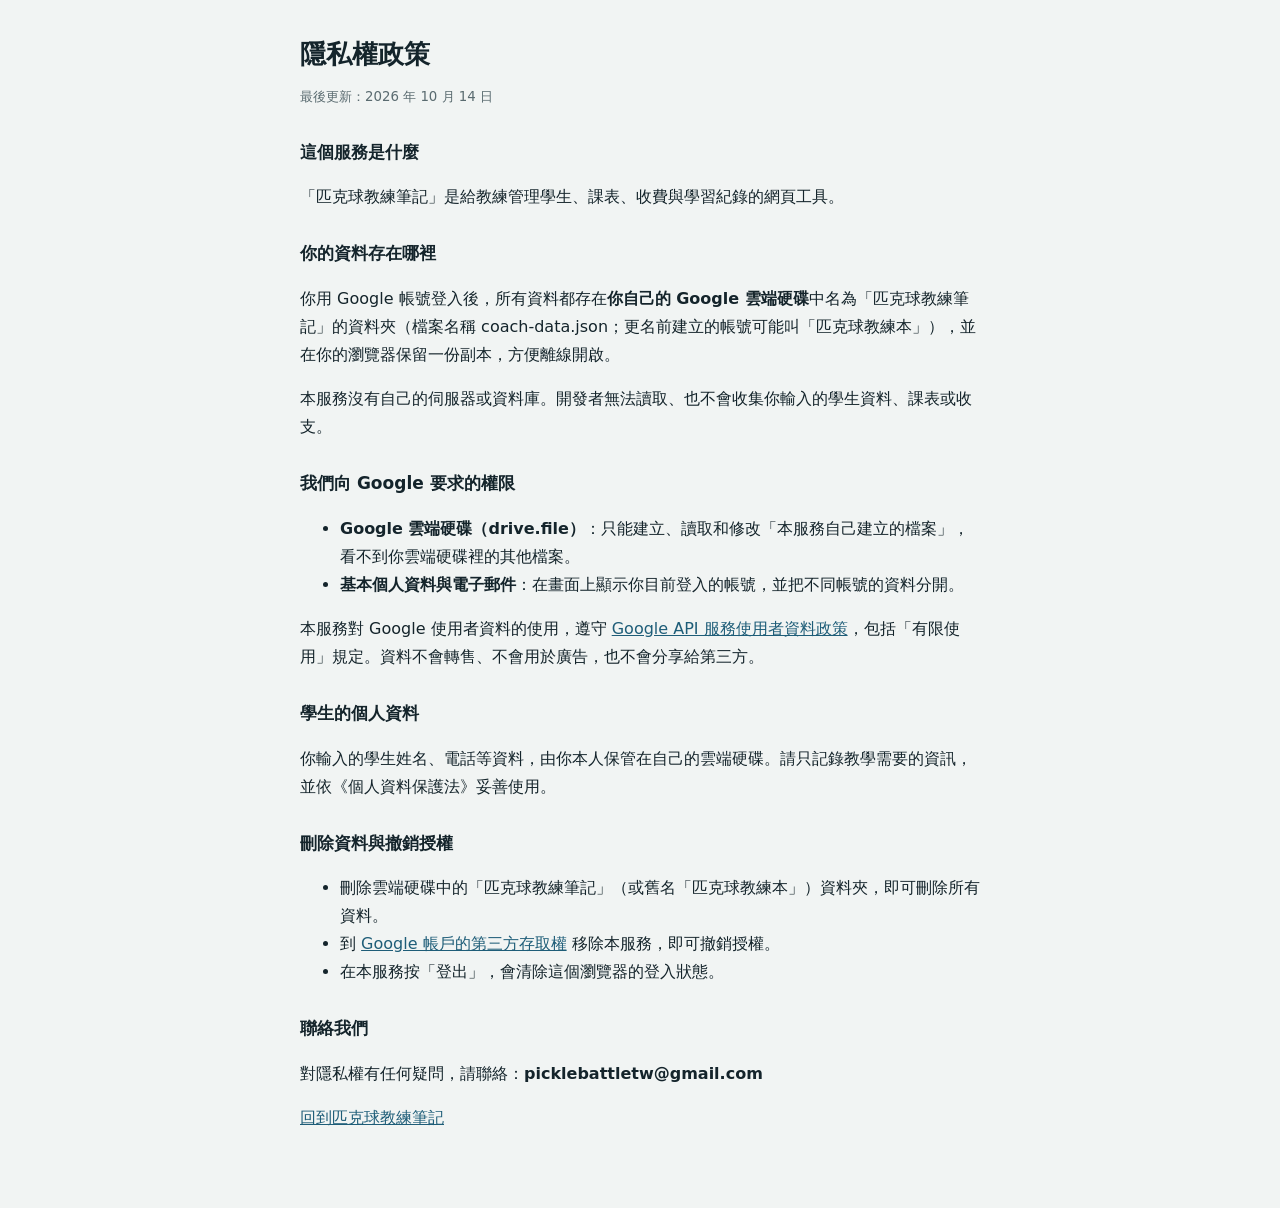
<file: docs/privacy.html>
<!doctype html>
<html lang="zh-Hant-TW">
<head>
<meta charset="utf-8">
<meta name="viewport" content="width=device-width,initial-scale=1">
<title>隱私權政策｜匹克球教練筆記</title>
<style>
:root{--bg:#F1F4F3;--fg:#14242B;--muted:#5A6B70;--court:#1E5D78}
@media (prefers-color-scheme:dark){:root{--bg:#0F1A1F;--fg:#E7EFF1;--muted:#97A9AE;--court:#7FC0DB;color-scheme:dark}}
body{margin:0;background:var(--bg);color:var(--fg);font-family:"Noto Sans TC","PingFang TC","Microsoft JhengHei",system-ui,sans-serif;line-height:1.75}
main{max-width:680px;margin:0 auto;padding:32px max(20px,env(safe-area-inset-left,0px)) 60px}
h1{font-size:26px;margin:0 0 4px}h2{font-size:17px;margin:28px 0 6px}
p,li{color:var(--fg)}small{color:var(--muted)}a{color:var(--court)}
</style>
</head>
<body><main>
<h1>隱私權政策</h1>
<small>最後更新：2026 年 10 月 14 日</small>

<h2>這個服務是什麼</h2>
<p>「匹克球教練筆記」是給教練管理學生、課表、收費與學習紀錄的網頁工具。</p>

<h2>你的資料存在哪裡</h2>
<p>你用 Google 帳號登入後，所有資料都存在<b>你自己的 Google 雲端硬碟</b>中名為「匹克球教練筆記」的資料夾（檔案名稱 coach-data.json；更名前建立的帳號可能叫「匹克球教練本」），並在你的瀏覽器保留一份副本，方便離線開啟。</p>
<p>本服務沒有自己的伺服器或資料庫。開發者無法讀取、也不會收集你輸入的學生資料、課表或收支。</p>

<h2>我們向 Google 要求的權限</h2>
<ul>
<li><b>Google 雲端硬碟（drive.file）</b>：只能建立、讀取和修改「本服務自己建立的檔案」，看不到你雲端硬碟裡的其他檔案。</li>
<li><b>基本個人資料與電子郵件</b>：在畫面上顯示你目前登入的帳號，並把不同帳號的資料分開。</li>
</ul>
<p>本服務對 Google 使用者資料的使用，遵守 <a href="https://developers.google.com/terms/api-services-user-data-policy" target="_blank" rel="noopener">Google API 服務使用者資料政策</a>，包括「有限使用」規定。資料不會轉售、不會用於廣告，也不會分享給第三方。</p>

<h2>學生的個人資料</h2>
<p>你輸入的學生姓名、電話等資料，由你本人保管在自己的雲端硬碟。請只記錄教學需要的資訊，並依《個人資料保護法》妥善使用。</p>

<h2>刪除資料與撤銷授權</h2>
<ul>
<li>刪除雲端硬碟中的「匹克球教練筆記」（或舊名「匹克球教練本」）資料夾，即可刪除所有資料。</li>
<li>到 <a href="https://myaccount.google.com/permissions" target="_blank" rel="noopener">Google 帳戶的第三方存取權</a> 移除本服務，即可撤銷授權。</li>
<li>在本服務按「登出」，會清除這個瀏覽器的登入狀態。</li>
</ul>

<h2>聯絡我們</h2>
<p>對隱私權有任何疑問，請聯絡：<b>picklebattletw@gmail.com</b></p>
<p><a href="./">回到匹克球教練筆記</a></p>
</main></body>
</html>
</file>
